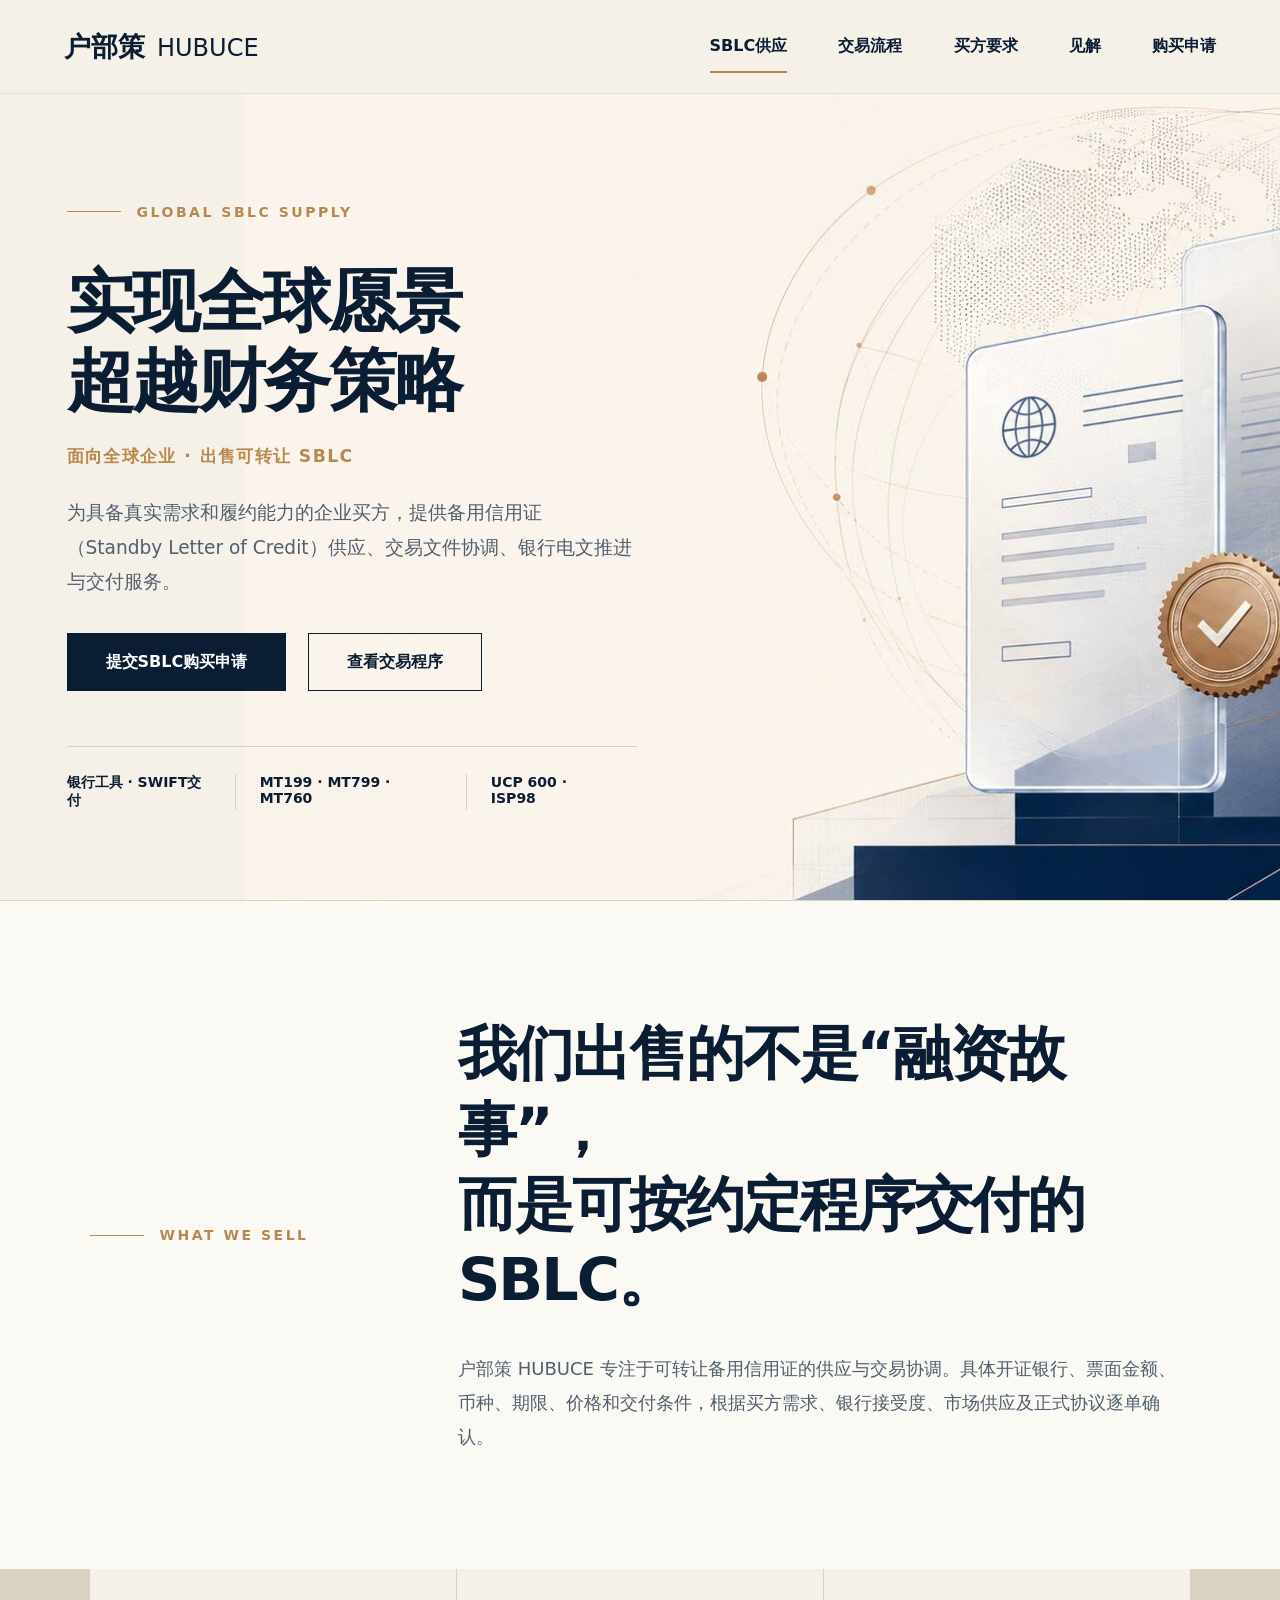
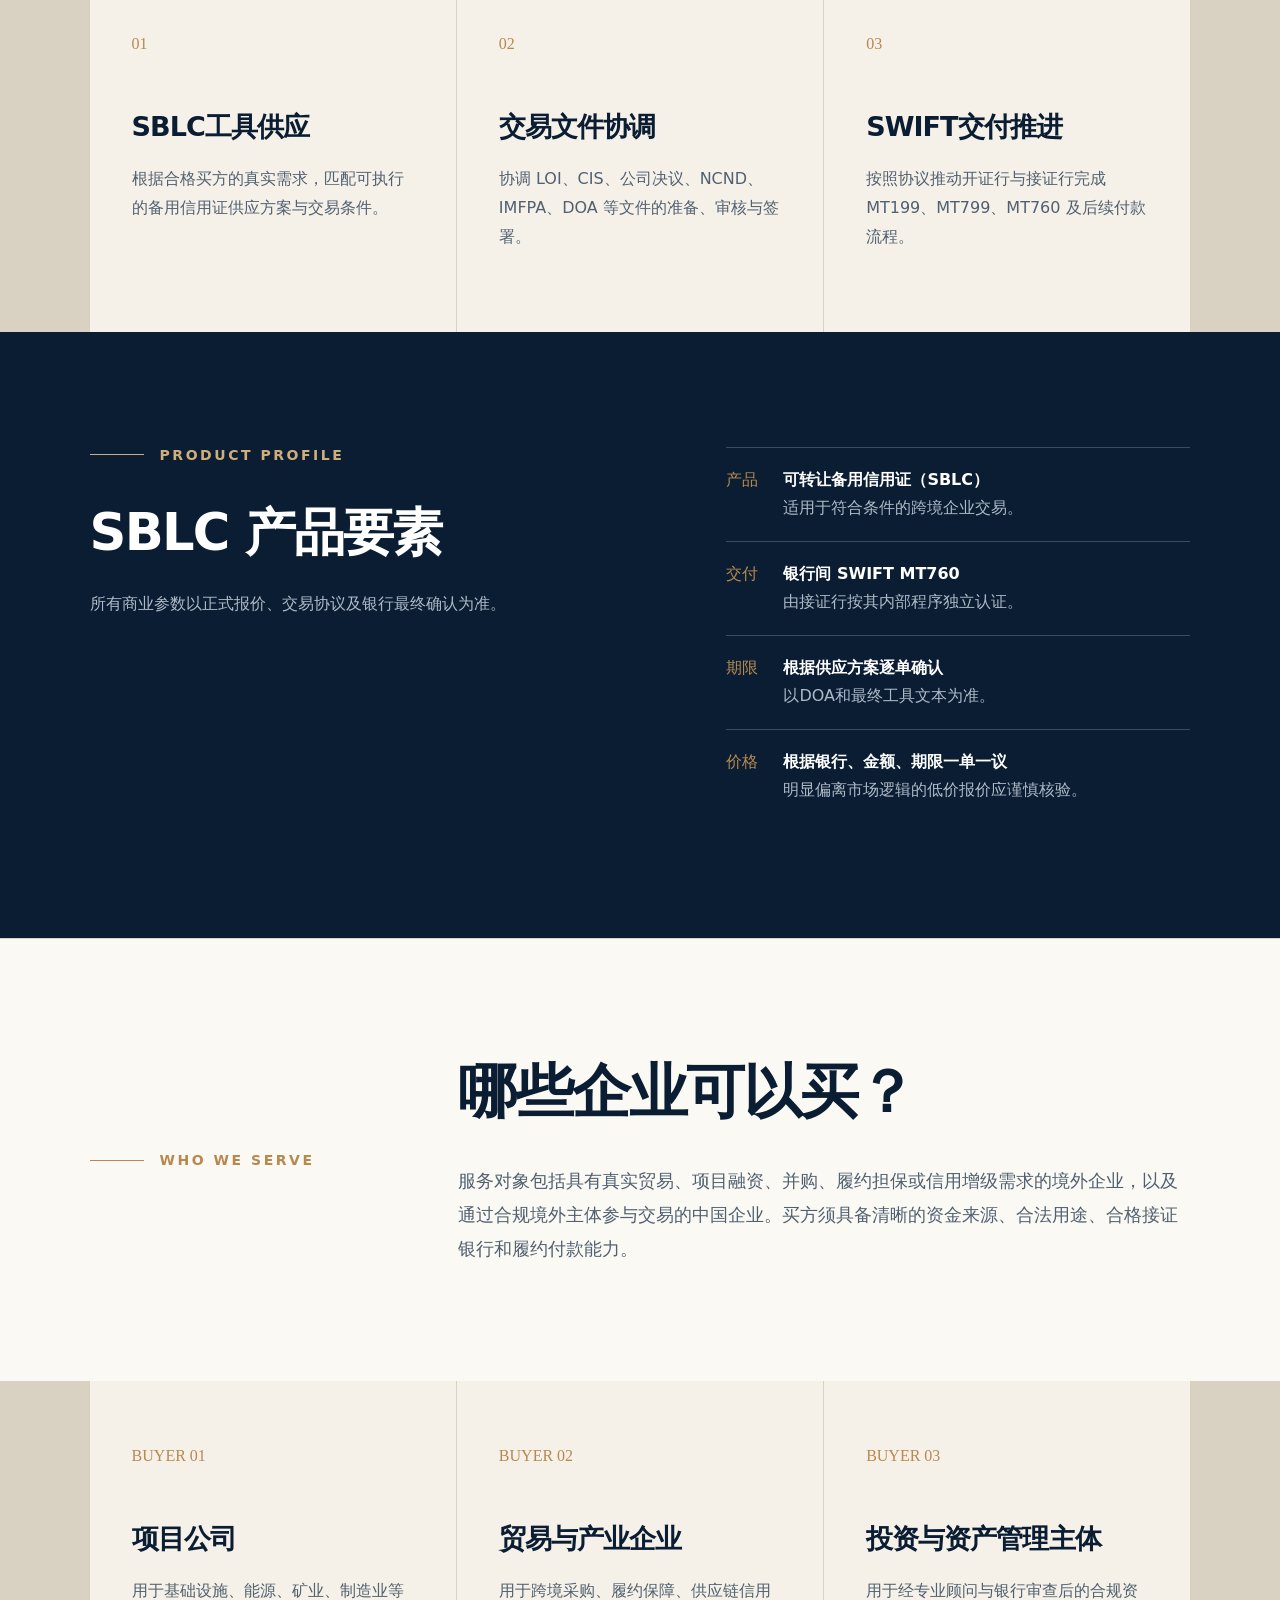
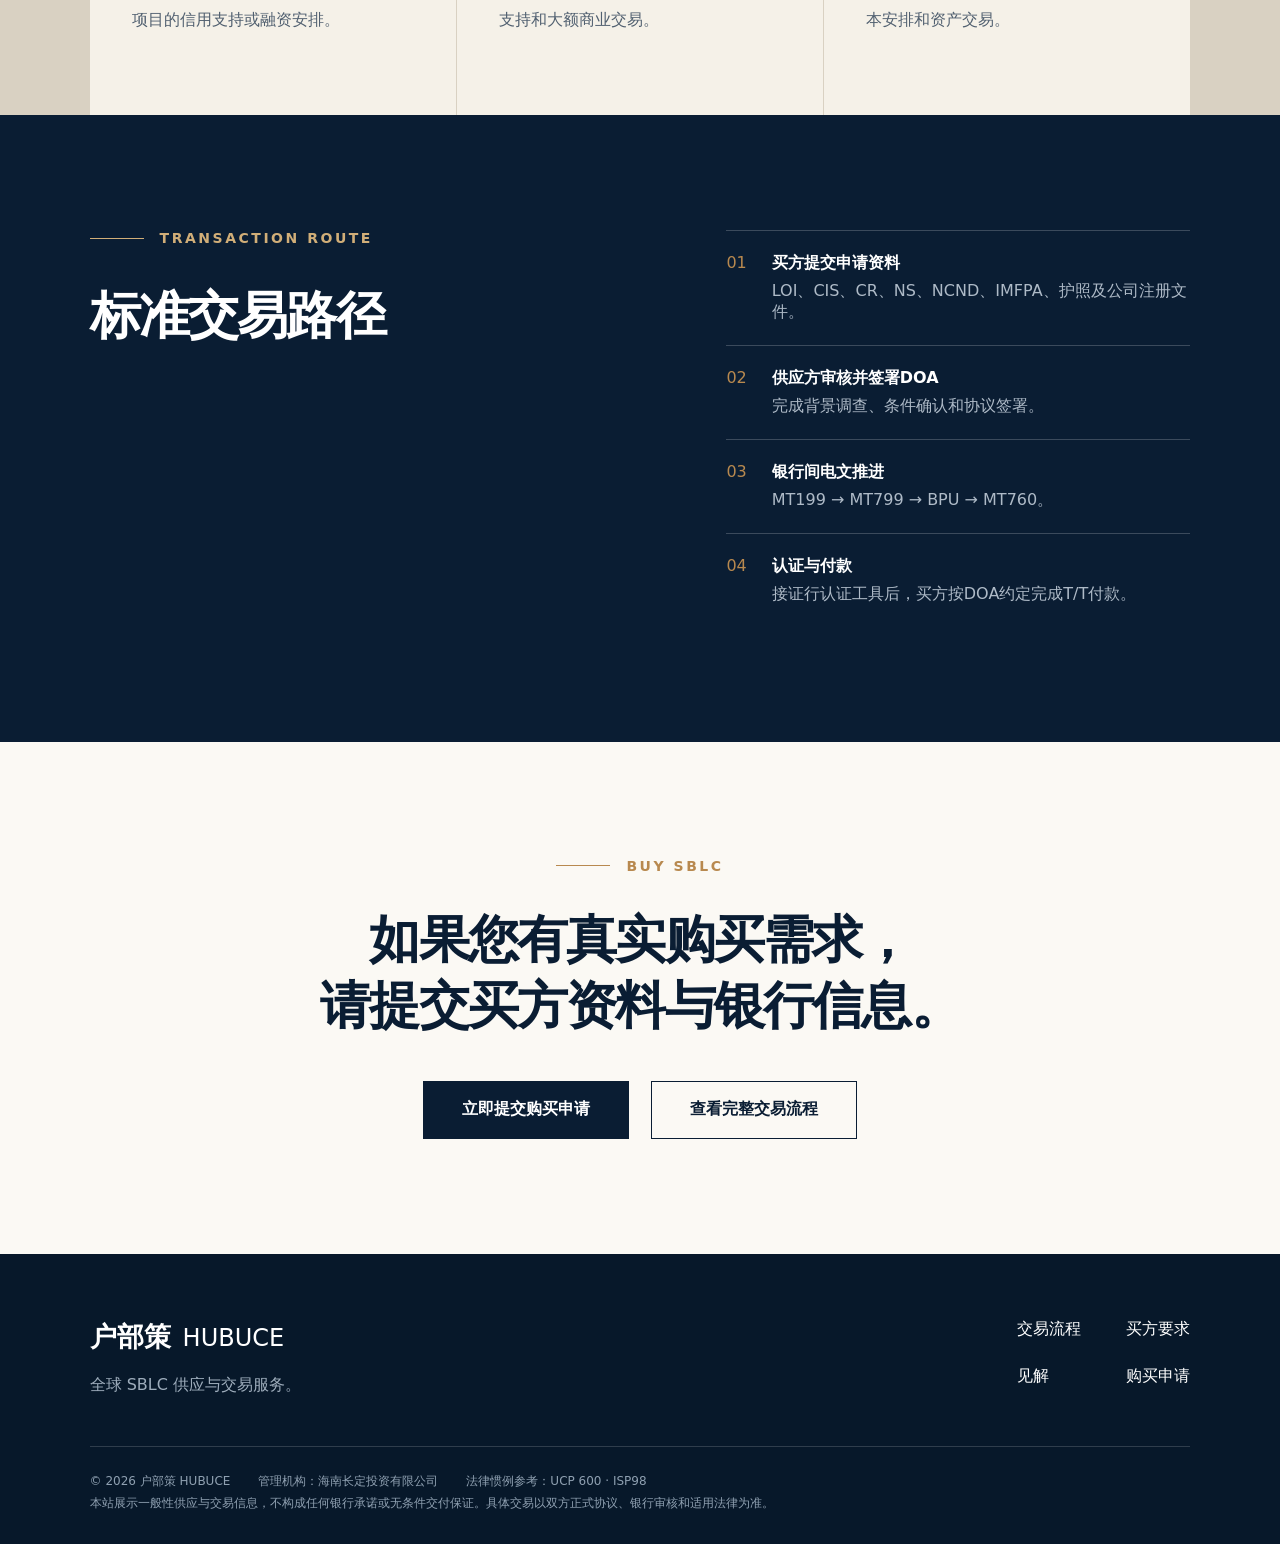
<file: index.html>
<!doctype html><html lang="zh-CN"><head><meta charset="utf-8"><meta name="viewport" content="width=device-width,initial-scale=1"><title>SBLC供应商｜购买可转让备用信用证｜户部策 HUBUCE</title><meta name="description" content="户部策 HUBUCE 面向全球企业买方提供可转让备用信用证（SBLC）供应、交易文件协调、银行电文推进与交付服务。"><link rel="icon" href="favicon.svg" type="image/svg+xml"><link rel="stylesheet" href="assets/style.css"></head><body>
<header class="header"><a class="brand" href="./"><span>户部策</span><b>HUBUCE</b></a><nav class="nav"><a class="active" href="./">SBLC供应</a><a href="process/">交易流程</a><a href="risk/">买方要求</a><a href="insights/">见解</a><a href="contact/">购买申请</a></nav><details class="menu"><summary>菜单</summary><div><a href="./">SBLC供应</a><a href="process/">交易流程</a><a href="risk/">买方要求</a><a href="insights/">见解</a><a href="contact/">购买申请</a></div></details></header>
<main>
<section class="hero"><div class="hero-copy"><p class="eyebrow">GLOBAL SBLC SUPPLY</p><h1>实现全球愿景<br>超越财务策略</h1><p class="hero-kicker">面向全球企业 · 出售可转让 SBLC</p><p class="intro">为具备真实需求和履约能力的企业买方，提供备用信用证（Standby Letter of Credit）供应、交易文件协调、银行电文推进与交付服务。</p><div class="actions"><a class="button primary" href="contact/">提交SBLC购买申请</a><a class="button" href="process/">查看交易程序</a></div><div class="trust"><span>银行工具 · SWIFT交付</span><span>MT199 · MT799 · MT760</span><span>UCP 600 · ISP98</span></div></div><div class="hero-art"><img id="heroImage" alt="" aria-hidden="true"></div></section>

<section class="section statement"><p class="eyebrow">WHAT WE SELL</p><div><h2>我们出售的不是“融资故事”，<br>而是可按约定程序交付的 SBLC。</h2><p>户部策 HUBUCE 专注于可转让备用信用证的供应与交易协调。具体开证银行、票面金额、币种、期限、价格和交付条件，根据买方需求、银行接受度、市场供应及正式协议逐单确认。</p></div></section>

<section class="section cards"><article><span>01</span><h3>SBLC工具供应</h3><p>根据合格买方的真实需求，匹配可执行的备用信用证供应方案与交易条件。</p></article><article><span>02</span><h3>交易文件协调</h3><p>协调 LOI、CIS、公司决议、NCND、IMFPA、DOA 等文件的准备、审核与签署。</p></article><article><span>03</span><h3>SWIFT交付推进</h3><p>按照协议推动开证行与接证行完成 MT199、MT799、MT760 及后续付款流程。</p></article></section>

<section class="section dark process-teaser"><div><p class="eyebrow">PRODUCT PROFILE</p><h2>SBLC 产品要素</h2><p class="intro" style="color:#aebac7;margin-top:28px">所有商业参数以正式报价、交易协议及银行最终确认为准。</p></div><ol><li><span>产品</span><div><b>可转让备用信用证（SBLC）</b><p>适用于符合条件的跨境企业交易。</p></div></li><li><span>交付</span><div><b>银行间 SWIFT MT760</b><p>由接证行按其内部程序独立认证。</p></div></li><li><span>期限</span><div><b>根据供应方案逐单确认</b><p>以DOA和最终工具文本为准。</p></div></li><li><span>价格</span><div><b>根据银行、金额、期限一单一议</b><p>明显偏离市场逻辑的低价报价应谨慎核验。</p></div></li></ol></section>

<section class="section statement"><p class="eyebrow">WHO WE SERVE</p><div><h2>哪些企业可以买？</h2><p>服务对象包括具有真实贸易、项目融资、并购、履约担保或信用增级需求的境外企业，以及通过合规境外主体参与交易的中国企业。买方须具备清晰的资金来源、合法用途、合格接证银行和履约付款能力。</p></div></section>

<section class="section cards"><article><span>BUYER 01</span><h3>项目公司</h3><p>用于基础设施、能源、矿业、制造业等项目的信用支持或融资安排。</p></article><article><span>BUYER 02</span><h3>贸易与产业企业</h3><p>用于跨境采购、履约保障、供应链信用支持和大额商业交易。</p></article><article><span>BUYER 03</span><h3>投资与资产管理主体</h3><p>用于经专业顾问与银行审查后的合规资本安排和资产交易。</p></article></section>

<section class="section dark process-teaser"><div><p class="eyebrow">TRANSACTION ROUTE</p><h2>标准交易路径</h2></div><ol><li><span>01</span><div><b>买方提交申请资料</b><p>LOI、CIS、CR、NS、NCND、IMFPA、护照及公司注册文件。</p></div></li><li><span>02</span><div><b>供应方审核并签署DOA</b><p>完成背景调查、条件确认和协议签署。</p></div></li><li><span>03</span><div><b>银行间电文推进</b><p>MT199 → MT799 → BPU → MT760。</p></div></li><li><span>04</span><div><b>认证与付款</b><p>接证行认证工具后，买方按DOA约定完成T/T付款。</p></div></li></ol></section>

<section class="section cta"><p class="eyebrow">BUY SBLC</p><h2>如果您有真实购买需求，<br>请提交买方资料与银行信息。</h2><div class="actions" style="justify-content:center"><a class="button primary" href="contact/">立即提交购买申请</a><a class="button" href="process/">查看完整交易流程</a></div></section>
</main>
<footer class="footer"><div class="footer-main"><div><div class="brand"><span>户部策</span><b>HUBUCE</b></div><p>全球 SBLC 供应与交易服务。</p></div><div class="footer-links"><a href="process/">交易流程</a><a href="risk/">买方要求</a><a href="insights/">见解</a><a href="contact/">购买申请</a></div></div><div class="legal"><span>© 2026 户部策 HUBUCE</span><span>管理机构：海南长定投资有限公司</span><span>法律惯例参考：UCP 600 · ISP98</span><p>本站展示一般性供应与交易信息，不构成任何银行承诺或无条件交付保证。具体交易以双方正式协议、银行审核和适用法律为准。</p></div></footer>
<script>fetch("assets/hero.b64").then(r=>r.text()).then(t=>document.getElementById("heroImage").src="data:image/jpeg;base64,"+t)</script></body></html>
</file>
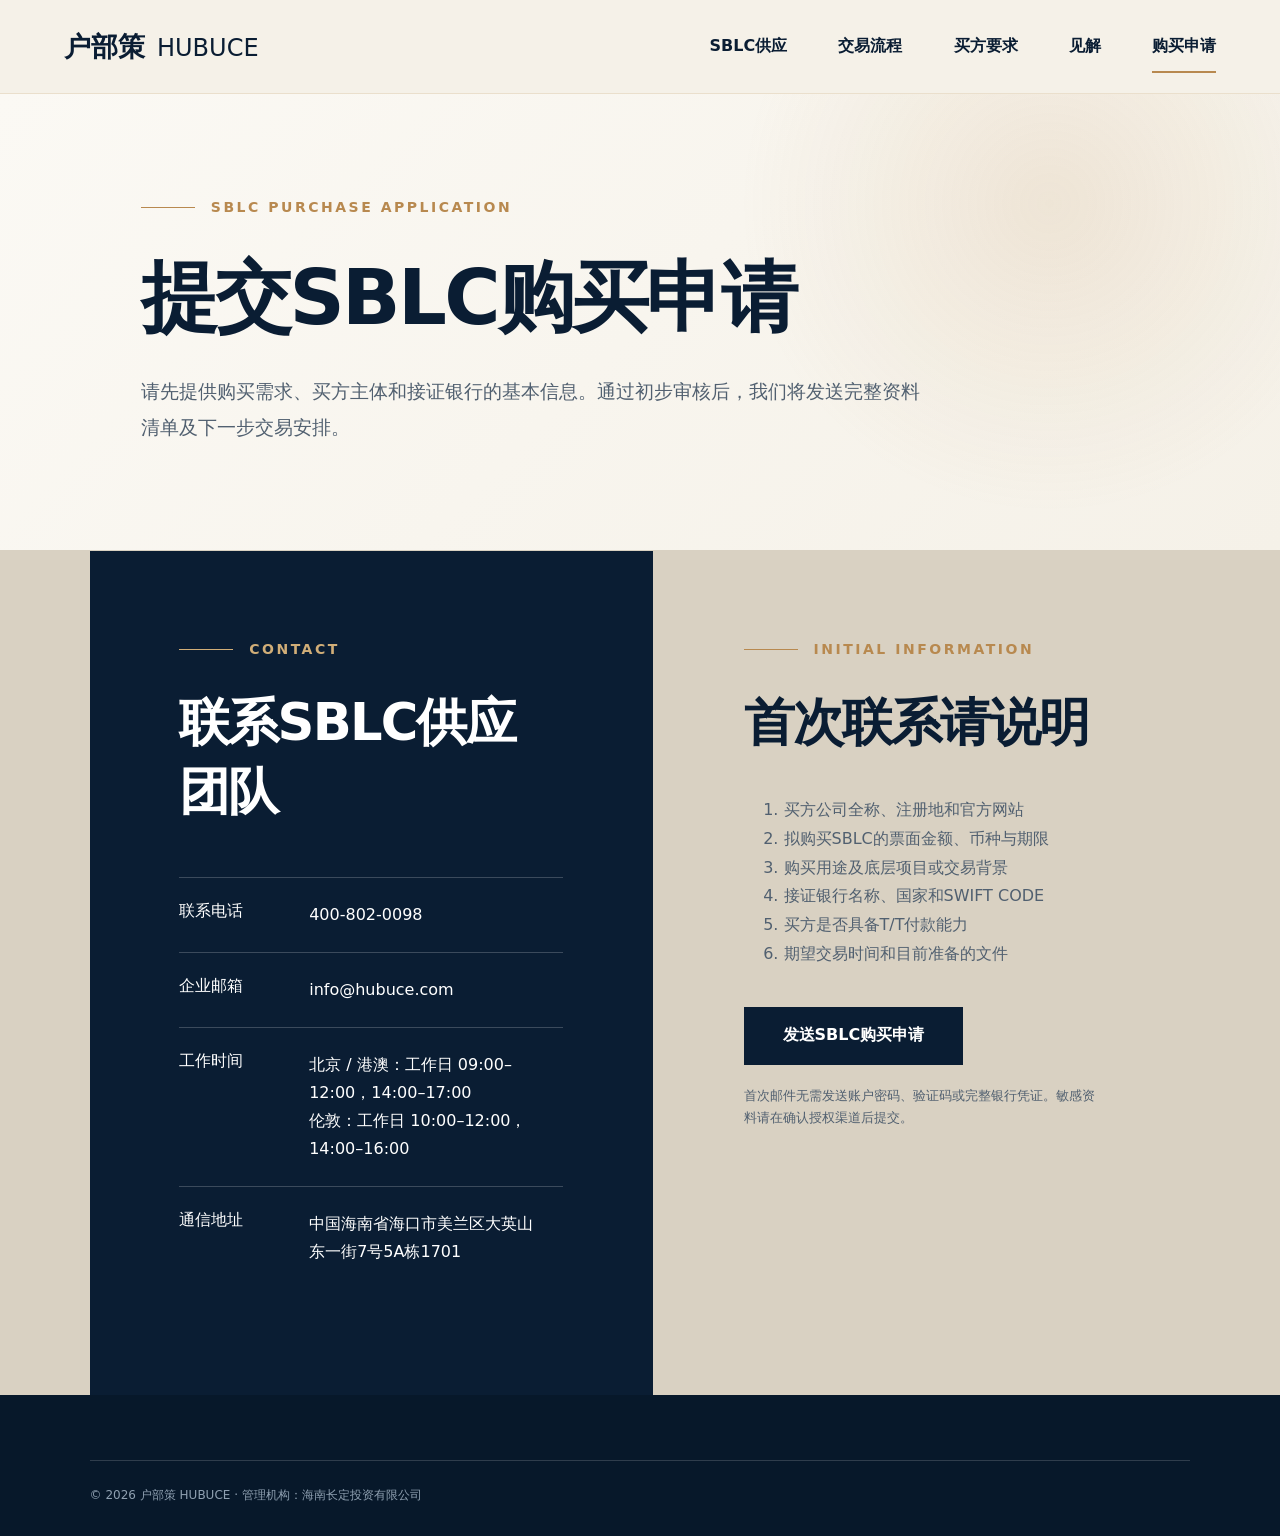
<file: contact/index.html>
<!doctype html><html lang="zh-CN"><head><meta charset="utf-8"><meta name="viewport" content="width=device-width,initial-scale=1"><title>提交SBLC购买申请｜户部策 HUBUCE</title><link rel="icon" href="../favicon.svg" type="image/svg+xml"><link rel="stylesheet" href="../assets/style.css"></head><body><header class="header"><a class="brand" href="../"><span>户部策</span><b>HUBUCE</b></a><nav class="nav"><a href="../">SBLC供应</a><a href="../process/">交易流程</a><a href="../risk/">买方要求</a><a href="../insights/">见解</a><a class="active" href="./">购买申请</a></nav><details class="menu"><summary>菜单</summary><div><a href="../">SBLC供应</a><a href="../process/">交易流程</a><a href="../risk/">买方要求</a><a href="../insights/">见解</a><a href="./">购买申请</a></div></details></header><main>
<section class="title"><p class="eyebrow">SBLC PURCHASE APPLICATION</p><h1>提交SBLC购买申请</h1><p>请先提供购买需求、买方主体和接证银行的基本信息。通过初步审核后，我们将发送完整资料清单及下一步交易安排。</p></section>
<section class="section contact"><div class="dark"><p class="eyebrow">CONTACT</p><h2>联系SBLC供应团队</h2><dl><div><dt>联系电话</dt><dd><a href="tel:4008020098">400-802-0098</a></dd></div><div><dt>企业邮箱</dt><dd><a href="mailto:info@hubuce.com">info@hubuce.com</a></dd></div><div><dt>工作时间</dt><dd>北京 / 港澳：工作日 09:00–12:00，14:00–17:00<br>伦敦：工作日 10:00–12:00，14:00–16:00</dd></div><div><dt>通信地址</dt><dd>中国海南省海口市美兰区大英山<br>东一街7号5A栋1701</dd></div></dl></div>
<div><p class="eyebrow">INITIAL INFORMATION</p><h2>首次联系请说明</h2><ol><li>买方公司全称、注册地和官方网站</li><li>拟购买SBLC的票面金额、币种与期限</li><li>购买用途及底层项目或交易背景</li><li>接证银行名称、国家和SWIFT CODE</li><li>买方是否具备T/T付款能力</li><li>期望交易时间和目前准备的文件</li></ol><a class="button primary" href="mailto:info@hubuce.com?subject=SBLC购买申请&body=买方公司：%0A注册国家：%0A拟购买金额：%0A币种：%0A期限：%0A接证银行：%0ASWIFT CODE：%0A购买用途：%0A">发送SBLC购买申请</a><p class="small">首次邮件无需发送账户密码、验证码或完整银行凭证。敏感资料请在确认授权渠道后提交。</p></div></section>
</main><footer class="footer"><div class="legal">© 2026 户部策 HUBUCE · 管理机构：海南长定投资有限公司</div></footer></body></html>
</file>
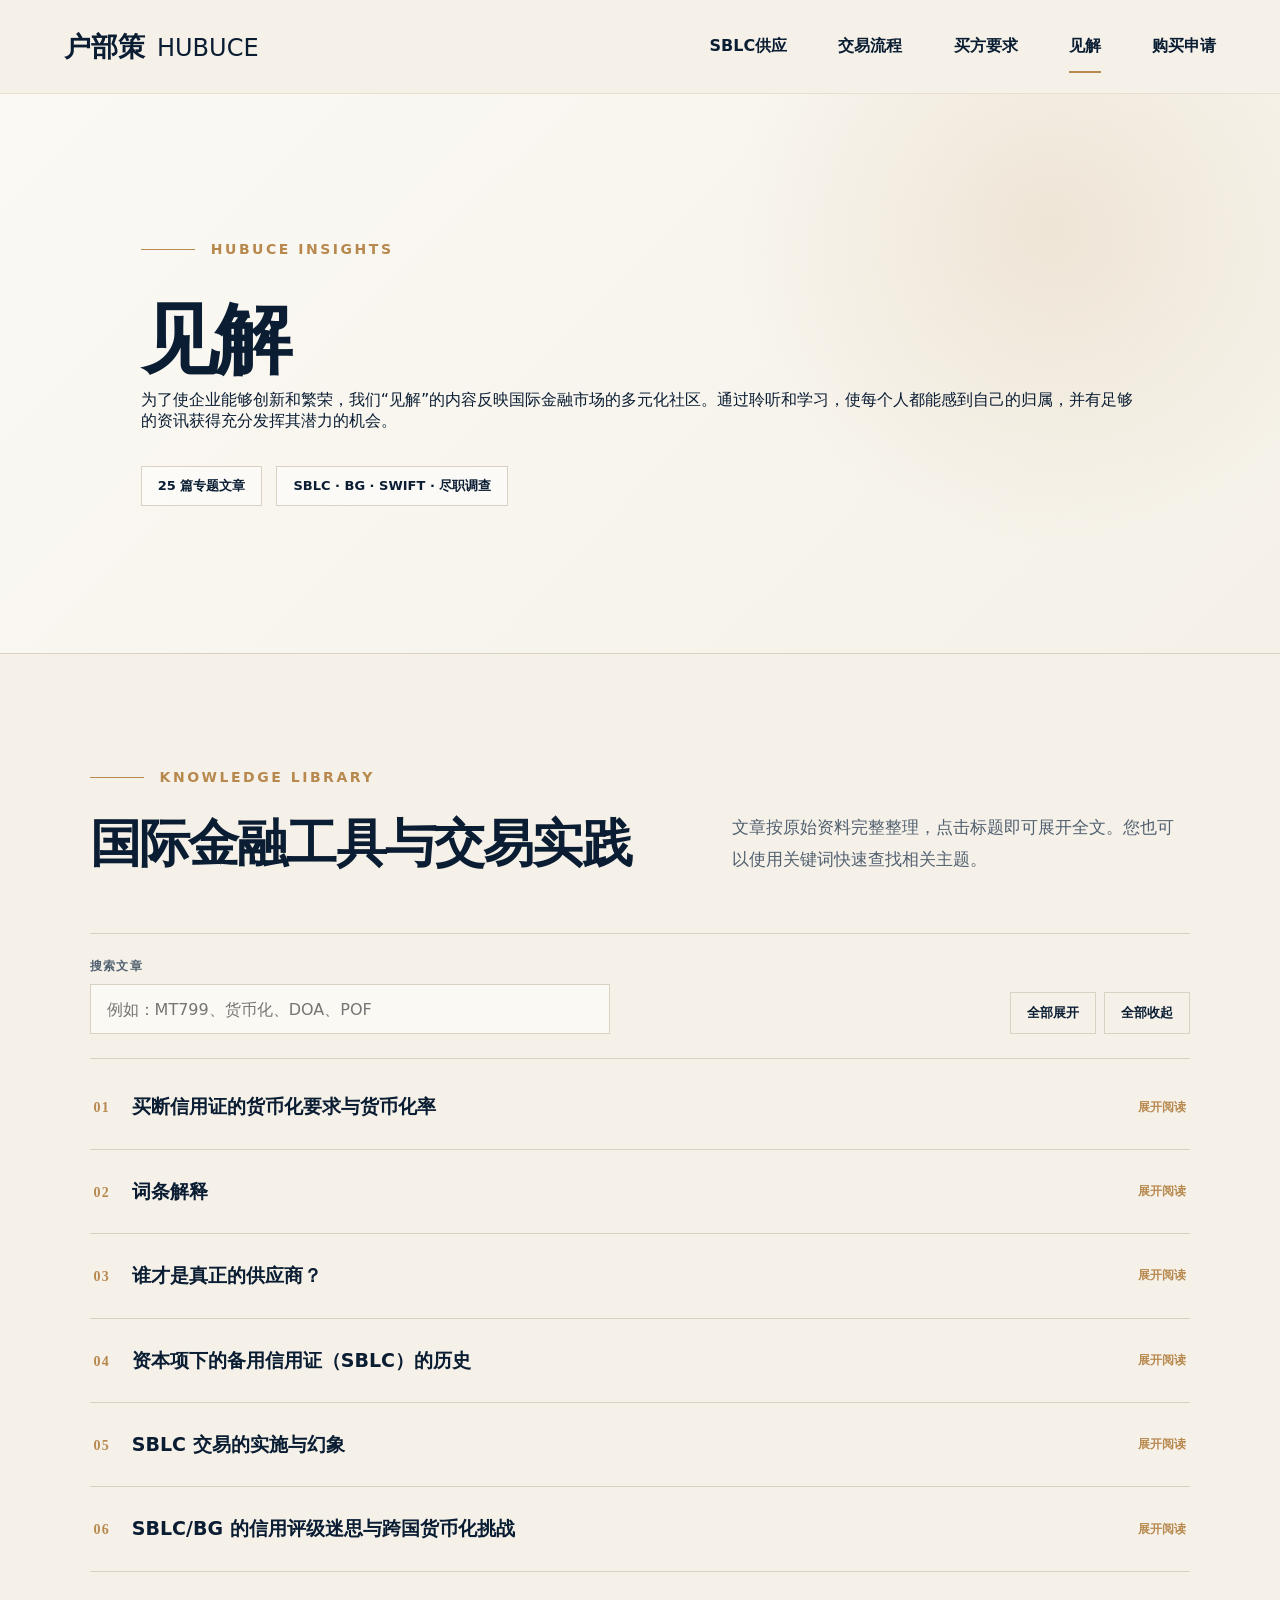
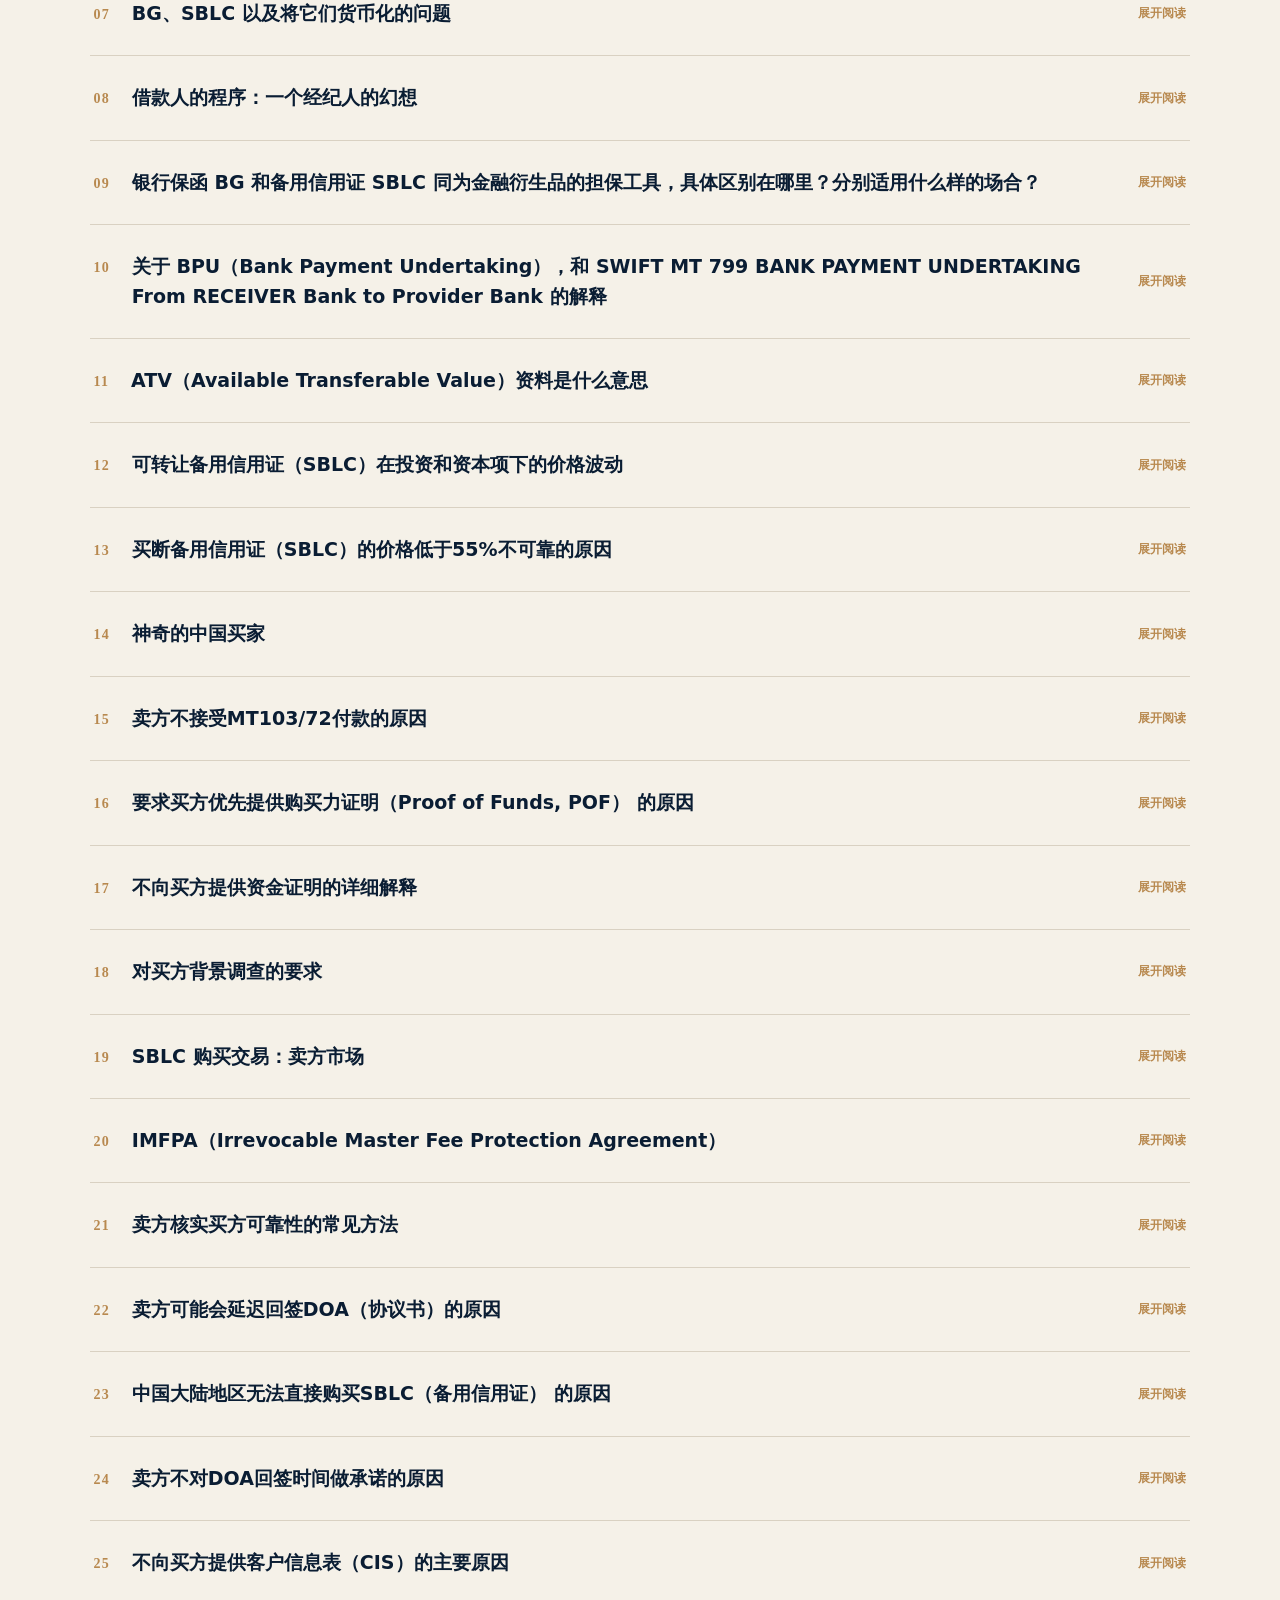
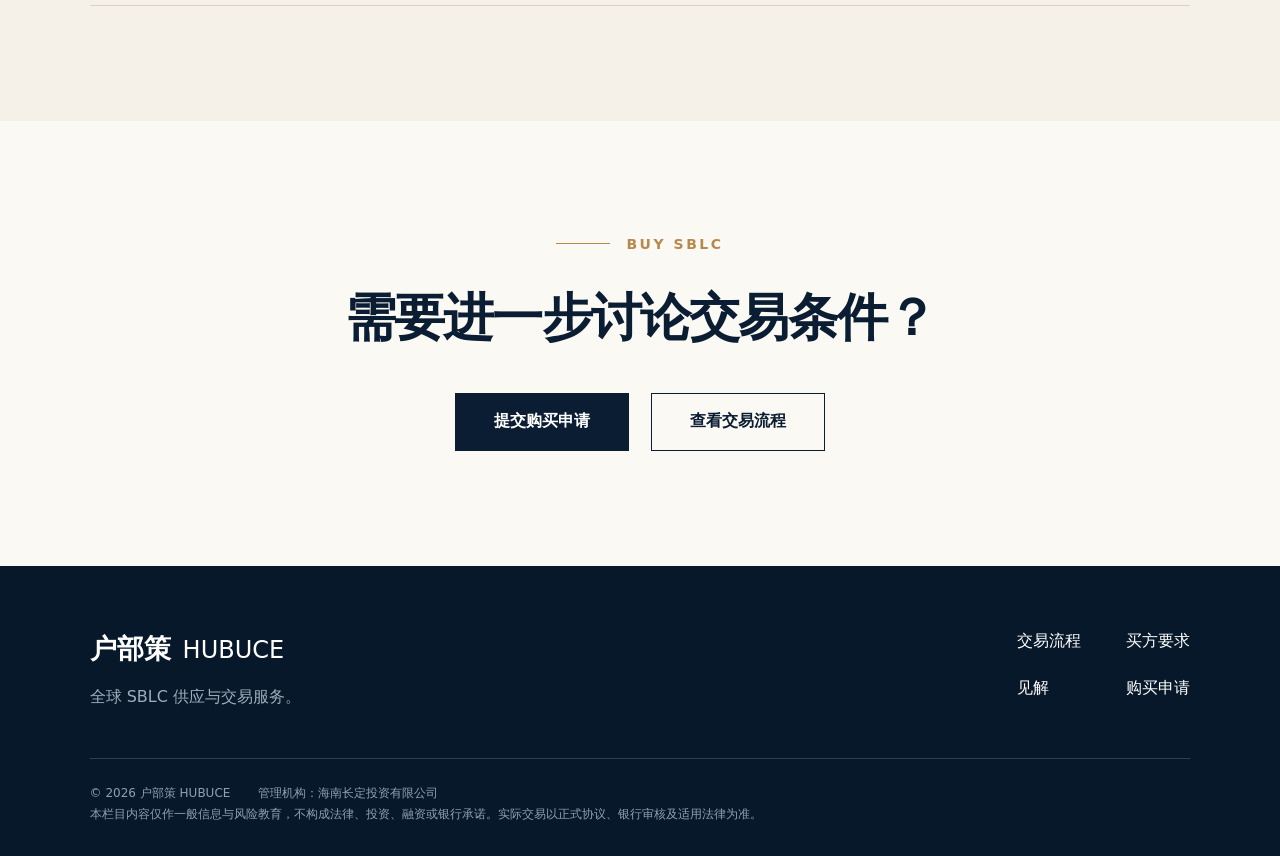
<file: insights/index.html>
<!doctype html><html lang="zh-CN"><head><meta charset="utf-8"><meta name="viewport" content="width=device-width,initial-scale=1"><title>见解｜SBLC与国际金融市场｜户部策 HUBUCE</title><meta name="description" content="户部策 HUBUCE 见解栏目，系统整理备用信用证、银行保函、SWIFT报文、SBLC货币化、交易尽调和跨境实施问题。"><link rel="icon" href="../favicon.svg" type="image/svg+xml"><link rel="stylesheet" href="../assets/style.css"></head><body><header class="header"><a class="brand" href="../"><span>户部策</span><b>HUBUCE</b></a><nav class="nav"><a href="../">SBLC供应</a><a href="../process/">交易流程</a><a href="../risk/">买方要求</a><a class="active" href="./">见解</a><a href="../contact/">购买申请</a></nav><details class="menu"><summary>菜单</summary><div><a href="../">SBLC供应</a><a href="../process/">交易流程</a><a href="../risk/">买方要求</a><a href="./">见解</a><a href="../contact/">购买申请</a></div></details></header><main>
<section class="title insights-title"><p class="eyebrow">HUBUCE INSIGHTS</p><h1>见解</h1><p>为了使企业能够创新和繁荣，我们“见解”的内容反映国际金融市场的多元化社区。通过聆听和学习，使每个人都能感到自己的归属，并有足够的资讯获得充分发挥其潜力的机会。</p><div class="insights-meta"><span>25 篇专题文章</span><span>SBLC · BG · SWIFT · 尽职调查</span></div></section>
<section class="section insights-library"><div class="insights-intro"><div><p class="eyebrow">KNOWLEDGE LIBRARY</p><h2>国际金融工具与交易实践</h2></div><p>文章按原始资料完整整理，点击标题即可展开全文。您也可以使用关键词快速查找相关主题。</p></div>
<div class="insight-toolbar"><label><span>搜索文章</span><input id="insightSearch" type="search" placeholder="例如：MT799、货币化、DOA、POF"></label><div><button type="button" id="expandAll">全部展开</button><button type="button" id="collapseAll">全部收起</button></div></div>
<div class="insight-list"><details class="insight-entry" id="insight-01" data-title="买断信用证的货币化要求与货币化率">
  <summary><span><b>01</b>买断信用证的货币化要求与货币化率</span><i>展开阅读</i></summary>
  <div class="insight-body"><p>在国际金融市场中，备用信用证（Standby Letter of Credit，SBLC）是一种重要的金融工具，广泛应用于担保、贸易融资、投资等领域。随着投资者对于现金流动性的需求不断增加，SBLC 的货币化（即将其转换为现金或流动资金）已成为一种常见的金融操作。本文将详细说明买断信用证（SBLC）的货币化要求及其货币化率的影响因素。</p>
<p>什么是备用信用证（SBLC）？</p>
<p>备用信用证是一种由银行发行的保证支付工具，用于担保持证人在发生违约或无法履行合同义务时，受益人可以要求银行支付相应的金额。与传统信用证不同，SBLC 通常并不用于支付日常交易，而是作为一种金融担保，只有在特定条件下（如买方违约）才会被调用。</p>
<h2>买断信用证（SBLC）的概念</h2>
<p>买断信用证意味着买方全额支付该金融工具的费用，并持有其全部权益。该信用证将完全由购买者拥有，且其下的全部利益都归属于持证者。通过这种方式，SBLC 不仅是一种金融担保工具，还可以在金融市场上作为资产进行操作，特别是用于货币化。</p>
<h2>备用信用证的货币化</h2>
<p>什么是货币化？</p>
<p>货币化（Monetization）是将金融工具（如 SBLC）转换为现金或流动资金的过程。持有 SBLC 的投资者可以通过特定的银行或金融机构将其用于借款或其他融资活动，从而释放出现金流动性。这一过程通常用于解决短期资金需求、融资交易或其他资金流动性管理。</p>
<h2>货币化的要求</h2>
<h2>SBLC 货币化的主要要求包括以下几个方面：</h2>
<p class="numbered">1. SBLC 的合法性和真实性：用于货币化的备用信用证必须是由国际认可的银行发行，并通过 SWIFT 网络发送的合法、有效的金融工具。通常银行会通过 SWIFT 电文（如 MT760）进行信用证的验证和转移。</p>
<p class="numbered">2. 信用评级和银行背景：货币化 SBLC 时，提供方银行的信用评级和背景至关重要。评级较高的银行（如国际知名的 AAA 级银行）发行的 SBLC 通常更容易被货币化，且会获得更高的货币化率。</p>
<p class="numbered">3. 信用证的期限和金额：用于货币化的 SBLC 通常有一个固定的期限（如 1 年和 1 天），且必须具备足够的金额以满足货币化的最低要求。金额越大，通常货币化的成功率和效率越高。</p>
<p class="numbered">4. 金融机构或货币化服务提供者的要求：不同的金融机构对 SBLC 货币化的要求可能略有不同。一般来说，持证人需要提供完整的文件和担保，包括信用证的 SWIFT 电文（如 MT799 和 MT760）、申请人和受益人的合规性信息，以及相关的法律文件。</p>
<p class="numbered">5. 持证人资质：持证人在申请货币化时也需具备一定的资质，如具有良好的信用记录、无历史债务违约记录等。</p>
<h2>货币化流程</h2>
<h2>SBLC 货币化的具体流程如下：</h2>
<p class="numbered">1. 持证人提交 SBLC 文件：持证人将完整的 SBLC 文件和相关信息提交给货币化服务提供者（通常为银行或专业金融机构）。</p>
<p class="numbered">2. 验证与尽职调查：货币化服务提供者对 SBLC 进行验证，确保其合法性、有效性，并进行尽职调查，确认持证人和发行银行的资质。</p>
<p class="numbered">3. 银行通信（SWIFT MT760）：通过 SWIFT 电文（通常为 MT760），持证人和货币化银行之间确认 SBLC 的转移和货币化条款。</p>
<p class="numbered">4. 签订货币化合同：双方根据谈判结果签订货币化协议，确定货币化金额、手续费、期限等。</p>
<p class="numbered">5. 资金释放：一旦 SBLC 被成功货币化，货币化银行或金融机构将按协议中的约定将资金转入持证人的账户。</p>
<h2>备用信用证货币化率</h2>
<p>什么是货币化率？</p>
<p>货币化率是指在将 SBLC 转换为现金时，所能获得的现金金额占信用证面值的百分比。例如，如果一份面值为 1000 万美元的 SBLC 货币化率为 80%，那么持证人可以获得 800 万美元的现金。</p>
<h2>影响货币化率的因素</h2>
<p class="numbered">1. 发行银行的信用评级：信用评级较高的银行发行的 SBLC 更具信任度，因此通常可以获得更高的货币化率。相反，评级较低的银行发行的 SBLC 货币化率会相对较低。</p>
<p class="numbered">2. 信用证的期限：较长的信用证期限通常会带来更高的货币化率，因为长期信用证的持有风险较小。而短期的 SBLC 可能因为流动性问题导致货币化率较低。</p>
<p class="numbered">3. 市场需求和供给：货币化市场的需求和供给关系直接影响到货币化率。如果市场上对 SBLC 的需求旺盛，持证人可能会获得更高的货币化率；反之则可能较低。</p>
<p class="numbered">4. 货币化服务提供者的条件：不同的银行或金融机构提供的货币化条件和费用不同，这也会影响到最终的货币化率。某些机构可能会收取较高的手续费，从而降低持证人实际获得的资金比例。</p>
<p class="numbered">5. 全球经济环境：经济不确定性或金融市场波动也会影响 SBLC 的货币化率。例如，在经济不稳定时期，货币化率可能会有所降低。</p>
<h2>常见的货币化率区间</h2>
<p>一般而言，SBLC 的货币化率通常在 70% 至 90% 之间波动，具体取决于上述各种因素。信用评级较高的银行发行的 SBLC 通常可以达到 85% 或更高的货币化率，而评级较低的银行发行的 SBLC 货币化率可能仅为 70% 左右。</p></div>
</details>
<details class="insight-entry" id="insight-02" data-title="词条解释">
  <summary><span><b>02</b>词条解释</span><i>展开阅读</i></summary>
  <div class="insight-body"><h2>1. 备用信用证（SBLC）</h2>
<p>备用信用证 (Standby Letter of Credit, SBLC) 是一种法律文件。它作为担保工具，确保在买方或银行客户未能履行合同义务或违约时，由银行承诺向卖方进行支付。SBLC 广泛用于国际贸易和融资中，提供了一种支付保障机制，通常仅在违约发生时才被调用。</p>
<h2>2. 货币化</h2>
<p>货币化是将某一资产或金融工具转换为法定货币的过程。在金融领域，货币化通常是指将备用信用证（SBLC）等银行工具转换为现金或流动资金，以筹集资金或获取无追索权贷款（即到期后无需偿还的贷款）。通过货币化，企业或个人可以利用金融工具快速获取流动性。</p>
<h2>3. 欧洲清算系统（EUROCLEAR）</h2>
<p>欧洲清算系统（Euroclear），也称为欧洲银行票据交换所，是总部位于比利时的一家金融服务公司。其主要业务是为证券交易提供结算、保管和资产服务。成立于1968年，最初是摩根大通的一部分，旨在为当时发展中的欧洲债券市场提供结算服务。如今，EUROCLEAR 已成为全球证券市场的重要清算平台之一。</p>
<h2>4. SWIFT系统</h2>
<p>环球银行金融电信协会（SWIFT），或称环球同业银行金融电讯协会，是一个国际银行间的非营利性国际合作组织。SWIFT 为全球金融机构提供快速、准确、安全的金融信息传输服务。通过运营全球金融电文网络，SWIFT 使银行和其他金融机构能够彼此交换电文，以完成国际金融交易。SWIFT 网络被广泛应用于跨境支付、信用证等业务中。</p>
<h2>5. CUSIP &amp; ISIN</h2>
<p>CUSIP 代表统一证券识别程序委员会（Committee on Uniform Securities Identification Procedures），而 ISIN 则代表国际证券识别号码（International Securities Identification Number）。它们是为注册证券（如投资票据或产品）分配的唯一识别号码。然而，银行担保（如 SBLC）并非注册证券，因此不附带 CUSIP 或 ISIN 编号，且不受证券程序的约束。这类银行工具属于非注册金融产品。</p></div>
</details>
<details class="insight-entry" id="insight-03" data-title="谁才是真正的供应商？">
  <summary><span><b>03</b>谁才是真正的供应商？</span><i>展开阅读</i></summary>
  <div class="insight-body"><p>备用信用证（SBLC）和银行保函（BG）在金融交易中被广泛使用，特别是在国际贸易和投资中充当支付担保。然而，如何找到真正可靠的 SBLC/BG 提供商，成为许多企业和金融机构关注的焦点。大多数 SBLC/BG 提供商活跃于二级和三级市场，但要找到真正可信的供应商并不是一件容易的事。理解这些提供商的运作方式，关键在于理解金融界所称的“抵押品转移”机制。</p>
<p>什么是抵押品转移？</p>
<p>抵押品转移是指资产从一方（提供者）转移到另一方（受益人）的过程。通常，这些资产以银行工具的形式体现，如 SBLC 或 BG。在这种情况下，SBLC/BG 的提供商通过其银行向受益人发出“即期担保”（Demand Guarantee），而作为回报，受益人通常支付“合同费”或“租金”。双方签订一份抵押品转让协议（Collateral Transfer Agreement, CTA），以规范和管理银行担保的发行。</p>
<p>谁是 SBLC/BG 提供商？</p>
<p>SBLC/BG 的提供者通常是抵押品管理公司、对冲基金、金融控股公司、非银行商业公司或私募股权公司等高净值公司或个人。这些实体或个人通常拥有大量的现金存款、债券或其他可以轻松变现为法定货币的证券。这些流动资产存放在银行中，可以随时被用于金融交易。</p>
<p>当提供商决定发行 SBLC 或 BG 时，通常会通过银行操作。提供商指示其银行以其账户中的流动资产或现金作为抵押，创建 SBLC 或 BG。这一过程被行业内称为“切割”（Cut），即创建并发行银行金融工具。</p>
<h2>开证行的角色</h2>
<p>在这些交易中，提供商的银行（开证行）本身没有经济利息，也不承担无担保责任。银行的主要职责是根据提供商的指示，创建 SBLC 或 BG，并通过 SWIFT 平台将其以电子方式传送给受益人银行。完成电文传送后，银行通过保税快递发送工具的硬拷贝。需要注意的是，任何由 SBLC/BG 产生的风险或责任完全由提供商承担，银行仅作为金融工具的技术性发行方。</p>
<p>为什么 SBLC/BG 提供商稀缺？</p>
<p>SBLC/BG 提供商非常稀有且难以找到。他们通常不会公开进行广告宣传或主动联系客户，征求业务合作。大多数提供商都是超高净值公司、个人或基金，涉足广泛的金融和商业领域，如银行、资本市场、石油和天然气、商品交易等。对于这些企业来说，SBLC/BG 交易通常只是其众多商业活动中的一小部分，因此他们不太会专门从事这类交易。</p>
<p>由于提供商的低调和稀缺，很多金融工具的交易实际上是通过其授权的经纪人或委托人进行的。此外，这些经纪人往往会进一步委托子经纪人处理业务，这增加了找到真正提供商的难度。直接通过互联网搜索 SBLC/BG 提供商通常是徒劳的。</p>
<p>如何找到真正的 SBLC/BG 提供商？</p>
<p>要找到真正的 SBLC/BG 提供商，首先需要理解他们的运作模式以及金融网络的复杂性。与高净值个人、私募股权基金、资产管理公司和银行等密切互动的人，比那些不在金融服务行业工作的人，更有机会接触到真正的 SBLC/BG 提供商。因此，与金融服务行业内的中介、经纪人或机构建立紧密联系，是找到可靠提供商的关键路径之一。</p>
<p>此外，选择专业的金融服务机构或资深中介，确保他们在行业内有良好的声誉和过往的成功交易记录，这将大大增加找到可靠 SBLC/BG 提供商的机会。</p></div>
</details>
<details class="insight-entry" id="insight-04" data-title="资本项下的备用信用证（sblc）的历史">
  <summary><span><b>04</b>资本项下的备用信用证（SBLC）的历史</span><i>展开阅读</i></summary>
  <div class="insight-body"><p>备用信用证（Standby Letter of Credit, SBLC）作为一种银行金融工具，最早应用于贸易领域，主要用于保障国际货物交易中的付款安全。然而，随着全球金融市场的不断发展和复杂化，SBLC 的用途逐渐从单纯的贸易支付担保扩展到资本市场，成为资本项下重要的信用工具之一。资本项下的 SBLC 不再局限于贸易，而是广泛应用于投资、融资、并购等非贸易领域，特别是在涉及大额资金运作的国际项目中发挥了举足轻重的作用。</p>
<h2>SBLC 的起源与早期应用</h2>
<p>备用信用证最初是为了应对国际贸易中的风险而设计的。20世纪初，随着跨国交易量的增加，不同国家的企业在支付和履约方面面临着诸多不确定性。银行为了降低这些交易中的风险，设计了信用证（LC）体系，通过担保支付来确保买卖双方的权益。然而，随着金融市场的复杂性增加，非贸易领域也开始需要类似的风险控制手段，这为 SBLC 的发展铺平了道路。</p>
<p>资本项下的 SBLC 的使用最早可以追溯到20世纪中叶。当时，美国和欧洲的企业越来越多地参与到大型投资项目和基础设施建设中，这些项目往往涉及巨额资金和长期资金承诺。传统的信用担保工具无法满足这些项目对资金和信用的高度需求，银行开始设计出以资本为基础的 SBLC，作为这些大规模项目中的核心金融保障手段。</p>
<h2>SBLC 从贸易担保向资本项下扩展</h2>
<p>资本项下的 SBLC，实际上是将备用信用证的应用从传统的贸易支付担保扩展到了更广泛的资本市场领域。这一扩展的背后，是20世纪下半叶全球金融市场的加速一体化以及大规模跨国资本流动的需求。随着全球投资和并购活动的增长，尤其是涉及基础设施建设、大宗商品交易、能源开发等大额资金的项目，企业和金融机构需要能够有效管理和降低资本运作中的信用风险的工具。</p>
<h2>SBLC 在资本项下的使用主要体现在以下几个方面：</h2>
<p class="numbered">1. 投资项目担保：在大型投资项目中，投资方通常会要求项目方提供备用信用证作为履约担保，确保项目方在特定时间内完成既定的投资或资金交付。SBLC 在此类项目中的使用为投资方提供了安全保障，同时也提升了项目方在资本市场上的信用。</p>
<p class="numbered">2. 融资与贷款担保：资本项下的 SBLC 也广泛用于融资领域，特别是对于需要大规模资金支持的企业来说，SBLC 成为重要的融资担保工具。银行通过 SBLC 为企业提供无追索权贷款，资金可以用于扩大业务、并购或其他资本运作。</p>
<p class="numbered">3. 并购和私募股权交易：在涉及并购和私募股权交易的资本项目中，SBLC 为交易的成功提供了关键的信用支持。在这些交易中，企业或基金方通常需要提供充足的信用担保，以确保并购或股权转让的顺利进行。SBLC 在这一领域的应用使得并购交易的资金交割更为顺畅。</p>
<h2>金融全球化与 SBLC 的广泛应用</h2>
<p>20世纪70年代，随着 SWIFT 系统的推出，全球金融通信标准化进一步促进了 SBLC 的国际化。通过 SWIFT 网络，银行能够以标准化、快捷的方式在资本市场上操作 SBLC。这种基于数字化传输的方式，极大简化了银行与银行之间的交易流程，确保了资金的高效流动。</p>
<p>资本项下的 SBLC，逐渐成为全球投资市场中不可或缺的信用工具。无论是在基础设施投资、能源项目融资，还是在国际并购交易中，SBLC 都发挥了重要作用。在金融全球化的推动下，越来越多的银行、对冲基金、私募股权公司和跨国企业开始使用 SBLC 作为资本交易中的关键保障。</p>
<h2>货币化和 SBLC 的发展</h2>
<p>资本项下的 SBLC 的一个重要特征是其货币化能力。货币化是指将金融工具转换为现金或其他流动资产的过程。SBLC 可以作为担保工具，通过银行将其货币化，提供融资或贷款支持。近年来，SBLC 的货币化能力在资本市场中被广泛利用，特别是在投资和项目融资领域。对于持有 SBLC 的企业来说，通过货币化，可以迅速获得流动资金用于项目推进或其他投资用途。</p>
<p>这种货币化过程，使得 SBLC 成为金融市场上一个极具吸引力的工具。企业和投资者可以通过持有或租赁 SBLC 获得大量资金，增强其在资本市场中的竞争力。</p>
<h2>SBLC 的未来发展</h2>
<p>随着全球金融环境的不断变化，资本项下的 SBLC 仍将在未来扮演重要角色。特别是在金融科技的发展推动下，区块链技术等新兴科技有望进一步提升 SBLC 的透明度和操作效率。这将有助于资本市场中更复杂的交易，并为全球投资提供更多的安全保障。</p>
<p>资本项下的 SBLC 是全球金融市场中一种重要的信用担保工具。从最初的贸易支付担保，逐步演变为现代资本市场中的核心金融工具。随着金融市场的不断创新，SBLC 的应用范围和影响力也在不断扩大，未来将继续为全球资本运作提供坚实的信用支持。</p></div>
</details>
<details class="insight-entry" id="insight-05" data-title="sblc 交易的实施与幻象">
  <summary><span><b>05</b>SBLC 交易的实施与幻象</span><i>展开阅读</i></summary>
  <div class="insight-body"><p>备用信用证（SBLC）和银行保函（BG）作为金融工具，在全球资本市场上具有重要的地位。无论是新创建的“Fresh Cut”SBLC/BG，还是已存在的“Seasoned”工具，它们都为企业和金融机构提供了强有力的信用保障。然而，随着SBLC/BG的广泛应用，市场上也伴随出现了许多误解和不实信息。本文将深入探讨SBLC交易的实际运作和市场中的幻象。</p>
<h2>SBLC/BG的基本定义与市场结构</h2>
<p>所有的SBLC/BG都是由资产或现金支持的金融工具，通常由银行或金融机构在客户的请求下发行。银行在客户账户中有足够的现金或信用额度时，会签发SBLC/BG作为担保工具。这种直接由银行发行的交易被称为“一级市场”交易。</p>
<p>然而，市场中更多的SBLC/BG交易发生在“二级市场”，即由高净值公司、对冲基金、私募股权公司等机构通过银行发行的SBLC/BG，通常是通过租赁或出售方式流通。这些二级市场的参与者通过将现金或流动资产抵押给银行，授权银行创建并发行这些金融工具。</p>
<h2>一级与二级市场的差异</h2>
<p>在一级市场，SBLC/BG由银行直接为客户发行，主要是作为支付或信用担保工具，符合特定商业交易的需求。而在二级市场，SBLC/BG则更多是一种金融投资形式，提供者通过租赁或出售这些工具获得回报。这些交易中的提供者通常通过一份抵押品转让协议（CTA）管理SBLC/BG的发行和使用。</p>
<p>此外，SBLC/BG的发行通常基于国际惯例和规则，如《国际商会统一跟单信用证惯例》（UCP 600）或《国际担保独立规则》（URDG 758）。这确保了SBLC/BG能够在国际银行体系中被广泛接受和使用。</p>
<h2>SBLC的用途与实施</h2>
<h2>在实践中，SBLC/BG被用于多种目的，包括：</h2>
<p class="numbered">1. 信用担保：SBLC通常用于国际贸易、基础设施建设、能源开发等项目，作为企业履约的信用担保。</p>
<p class="numbered">2. 融资工具：通过SBLC/BG，企业可以获得无追索权贷款，或将其用于增加信贷额度。</p>
<p class="numbered">3. 资本市场运作：SBLC还可以作为资本市场中的抵押品，参与私募股权、基金投资等交易。</p>
<p>在这些场景中，SBLC/BG通过SWIFT系统进行银行间传输，通常使用MT-760格式，这是金融机构确保交易安全性和可靠性的标准方式。</p>
<h2>SBLC的货币化与现实中的挑战</h2>
<p>尽管SBLC作为担保工具广受认可，但市场中关于其“货币化”能力的理解往往被夸大。一般来说，银行更愿意货币化“拥有”或“购买”的SBLC/BG，而不是“租赁”的工具。拥有的SBLC/BG赋予买方对该工具的所有权，使其能够进一步出租或用于金融交易。而租赁的SBLC/BG则不能再转租给其他第三方。</p>
<p>一些私人货币化者会接受“租赁”的SBLC/BG进行货币化，通常他们会通过打折或再融资的方式提取部分现金。然而，银行一般不接受“租赁”的工具作为抵押品，因为它不具备作为证券交易或债务工具的属性。</p>
<p>尽管如此，市场上仍存在一些有经验的货币化者，他们能够通过“租赁”的SBLC/BG提取信用额度，并在此基础上为客户提供无追索权贷款，通常为工具面值的40%-50%。这种操作被称为“贷款与价值比”（Loan to Value Ratio, LTV）。然而，这种交易的复杂性和风险也为市场中的不法分子提供了机会。</p>
<h2>幻象与市场中的欺诈行为</h2>
<p>由于SBLC/BG在金融市场中的高价值和复杂性，市场上不乏骗局和虚假信息的传播。许多中介机构利用人们对SBLC/BG货币化的模糊认识，通过伪造文件或提供虚假承诺来吸引投资者。常见的欺诈手段包括要求高额预付款、快速交易没有合同细节，或承诺无法实现的货币化回报。</p>
<p>实际上，只有银行或经过授权的金融机构才能合法发行SBLC/BG，并且这些工具必须符合UCP 600等国际标准。任何不符合这些标准的SBLC/BG都不会被银行接受为抵押品，也无法用于正式的金融交易。</p>
<p>此外，租赁的SBLC/BG并不具备资产性质，这意味着它不能像购买的工具一样进行证券交易或用于投资基金操作。市场上对租赁工具的误解，使得一些投资者容易陷入虚假的货币化承诺中。</p>
<h2>SBLC/BG的未来发展</h2>
<p>随着全球金融市场的进一步发展，SBLC/BG仍将在资本运作中发挥重要作用。然而，投资者和企业需要谨慎对待这些工具，确保通过正规渠道获得SBLC/BG，并了解其在不同交易中的实际用途和限制。</p>
<p>未来，随着金融科技的发展，区块链等技术可能会提升SBLC/BG的透明度和可追踪性，减少市场中的欺诈行为。同时，监管机构也将进一步加强对SBLC/BG交易的监督，确保这些金融工具在全球市场中的合法合规使用。</p>
<p>SBLC/BG作为一种重要的金融工具，已在资本市场中发挥了多年作用。无论是用于信用担保、融资，还是其他资本运作，它们为企业和金融机构提供了有效的风险控制手段。然而，市场中对其货币化能力的误解以及欺诈行为的蔓延，使得参与者必须提高警惕。了解SBLC/BG的真实运作方式以及其背后的金融逻辑，是确保成功交易和规避风险的关键。</p></div>
</details>
<details class="insight-entry" id="insight-06" data-title="sblc/bg 的信用评级迷思与跨国货币化挑战">
  <summary><span><b>06</b>SBLC/BG 的信用评级迷思与跨国货币化挑战</span><i>展开阅读</i></summary>
  <div class="insight-body"><p>备用信用证（SBLC）和银行保函（BG）是国际金融交易中的重要工具，尤其是在商品贸易和资本运作领域。然而，市场上对SBLC/BG的理解往往存在误区，尤其是关于发行人信用评级和银行资质的问题。许多人将“未评级”与“无价值”相混淆，进而忽视了发行人的实际合法性。本文将深入探讨SBLC/BG发行的评级误区、跨国货币化的复杂性以及如何确保交易安全。</p>
<h2>1. 评级与银行资质的误区</h2>
<p>在金融市场中，许多人将“未评级”或“低评级”的金融工具等同于无价值工具，尤其是SBLC/BG。然而，实际情况是，评级只是某些机构或个人对银行或金融机构信誉的主观意见，反映其在市场中的受欢迎程度或金融实力。这种评级本身并不决定该工具的价值或合法性。</p>
<p>问题的根源在于，部分所谓的“银行”实际上并非真正的银行，而是私营公司或离岸金融实体。这些公司并不持有银行执照，也不受中央银行的监管，因此它们发行的SBLC/BG并不具备法定效力。此类机构依靠隐秘操作，规避司法管辖区的法律要求，甚至声称因为与外国人打交道而无需遵守本地法规。尽管它们可能获得评级，但这些评级与实际价值无关，因为核心问题在于发行者是否真正拥有合法的银行身份。</p>
<h2>2. 跨国货币化的政治与地域挑战</h2>
<p>在实际操作中，货币化SBLC/BG面临诸多跨国障碍，尤其是政治和地区性限制。受欧元区监管的银行，出于政治或市场风险的考虑，通常避免与某些国家的银行合作。例如，来自拉丁美洲或中国发行的工具几乎难以货币化。即使这些国家的银行拥有高评级，欧元区的银行也常常因为不愿承担政治风险而拒绝接受。</p>
<p>欧洲自身也存在类似问题。尽管俄罗斯和乌克兰的禁运银行名单有限，大多数欧元区银行更愿意拒绝接受这些国家发行的SBLC/BG，尽量降低风险。银行通常选择规避可能未来会被加入禁运名单的银行，即使这些银行当前未被限制。类似地，像阿塞拜疆这样的国家，其银行尽管拥有良好的信用评级，依然难以在欧元区找到愿意接受其工具的货币化者。</p>
<h2>3. SBLC/BG的信用分析与风险评估</h2>
<p>为了决定是否接受SBLC/BG，银行通常会进行详尽的信用分析，重点关注借款人或发行人的违约风险。这类分析涵盖多个维度，包括申请人的信用记录、还款能力、资本状况、贷款条件及抵押品。这种五个C的分析方法（信用记录、还款能力、资本、条件、抵押品）帮助银行确定发行人的信用风险。</p>
<p>在流动性评估中，银行会通过流动比率、速动比率和现金比率来衡量发行人是否能够及时履行短期债务。在偿付能力分析中，银行会关注利息覆盖率等指标，以确保发行人在长期内能够偿还债务。这些尽职调查程序帮助银行降低接受SBLC/BG的风险，尤其是在处理国际发行时。</p>
<h2>4. SBLC/BG的法律保障与开证行责任</h2>
<p>SBLC/BG作为一种不可撤销的支付义务，开证行有责任在受益人提出合规要求时付款。SBLC/BG的广泛应用在于它为卖方提供了安全感，因为无论买方是否履约，开证行都必须支付款项。这种机制为国际贸易和资本运作提供了坚实的信用支持。</p>
<p>SBLC/BG的草拟过程至关重要，尤其是在规定索赔要求时。文件中的措辞必须明确，确保一旦提出索偿，开证行必须支付相关金额，这样才能保障受益人的权益。在涉及跨国交易时，英国法律通常被认为是有效的法律保障。如果SBLC/BG的受益人希望确保付款安全，要求将文件置于英国法律管辖范围内，并确保文件以英文起草，是一种常见且可靠的做法。</p>
<h2>5. 跨国SBLC/BG交易的幻象与现实</h2>
<p>尽管SBLC/BG在全球金融市场中的重要性不言而喻，但其跨国交易的复杂性和政治风险往往被低估。银行对某些国家的金融工具持谨慎态度，而这并非单纯由信用评级决定。政治局势和市场风险常常成为影响银行决策的关键因素。</p>
<p>同时，市场上仍然充斥着不法的SBLC/BG发行者，他们通过虚假承诺和不透明的交易流程，误导投资者。这种幻象让许多人误以为通过不受监管的离岸银行或私营公司发行的工具可以获得同等的金融保障，而事实恰恰相反。只有真正持有银行执照并受国际金融监管的银行发行的SBLC/BG，才能提供真正的安全保障。</p>
<p>SBLC/BG作为一种金融工具，其发行和货币化不仅受市场规则的影响，也受到政治和地区因素的制约。理解评级与银行资质的区别，识别合法的发行机构，并进行严格的信用分析和法律保障，是确保成功交易的关键。面对全球市场的复杂性，投资者和受益人应谨慎对待每一笔交易，避免落入市场幻象的陷阱。</p></div>
</details>
<details class="insight-entry" id="insight-07" data-title="bg、sblc 以及将它们货币化的问题">
  <summary><span><b>07</b>BG、SBLC 以及将它们货币化的问题</span><i>展开阅读</i></summary>
  <div class="insight-body"><p>在银行工具的货币化过程中，货币化机构经常会收到一些重复的文件请求。这些文件大多来自不同的中介，因为文件所有者认为之前的中介未能找到合适的买家或货币化机构。然而，事实是，大部分这些所谓的银行工具文件实际上是毫无市场价值的。大多数卖家或受益人忽略了他们手中持有的是无价值的文件，这些文件无法在市场上进行真正的交易。</p>
<h2>文件无价值的原因</h2>
<h2>1. 伪造文件</h2>
<p>有些文件根本就是伪造的。有时，文件的所有者自己知道这是伪造品，而有时，他们可能是被骗的受害者。作为货币化机构，我们常常需要向这些文件的持有者解释，他们手中的文件是伪造的，无法通过这些文件获取任何收益。一些文件持有人不相信我们的判断，而另一些则知晓文件的虚假性质后迅速撤回文件。但不久之后，这些文件又会通过其他中介重新回到我们手中。我们不断教育我们的中介如何识别伪造文件，并在有足够证据时报告这些伪造行为。</p>
<h2>2. 非银行机构发行的文件</h2>
<p>另一类无价值的文件来自并非银行的机构。这类文件的常见问题是，发行这些“银行担保”（Bank Guarantee，BG）或“备用信用证”（Stand-By Letter of Credit，SBLC）的机构并不具备合法的银行资格。举例来说，我们经常看到一些由诸如新西兰的“General Equity Building Society”、香港的“Suisse Bancorp”、美国的“Trade Bancorp”以及其他类似机构发行的BG或SBLC。然而，这些机构并不是银行，它们并不持有任何国家的银行执照。根据法律，只有具备银行资格的机构才能发行BG和SBLC。</p>
<h2>BG 和 SBLC 的法律规定</h2>
<p>按照《跟单信用证统一惯例》（UCP 600）的定义，只有银行可以发行BG和SBLC。这不仅仅是常识，也是大多数国家的法律规定。如果某文件声称符合UCP 600的要求，但其发行机构并非银行，那么该文件实际上并不合规。因此，任何商业银行都不会接受这些文件作为支付方式或贷款担保。</p>
<p>即使我们考虑其他规则，如《备用信用证国际惯例》（URDG-758）允许银行、机构或个人作为担保人，仍然要求担保人具备充足的财务能力。然而，许多非银行机构并不具备这种财务能力。因此，大多数银行依旧只接受由银行发行的BG和SBLC。</p>
<h2>“评级”和银行资格的混淆</h2>
<p>许多受益人常常混淆“未评级”和“非银行”之间的区别。有些公司声称自己是“离岸银行”或外国公司，因此不需要持有银行执照或遵守当地的银行法规。然而，现实是，无论一个机构是否经过评级，其文件是否有效的关键在于它是否是一家获得银行执照的合法银行。如果不是银行，那么它发行的BG或SBLC都没有市场价值，银行也不会接受它们作为贷款或信用额度的担保。</p>
<h2>央行发行的文件</h2>
<p>在货币化过程中，我们还经常收到一些由某些国家的“中央银行”发行的文件，如委内瑞拉、巴西或一些非洲国家的中央银行。这些文件往往涉及巨额面值，但实际上，大多数中央银行并不直接向公众提供金融服务，更不会发行BG或SBLC。我们收到的此类文件通常都是伪造的，许多中央银行已经公开声明他们不会发行此类文件。因此，这类“央行”文件也不具备任何实际价值。</p>
<h2>地缘政治因素的影响</h2>
<p>货币化过程中，某些国家银行发行的文件往往因政治原因被欧美银行拒绝接受。例如，试图货币化来自某些拉美国家的银行文件非常困难。类似的情况也适用于中国大陆的银行文件，除非是香港的银行。同样，虽然俄罗斯和乌克兰的制裁银行名单很小，但大多数欧元区银行仍然不愿意接受来自这些国家的银行文件。此外，某些评级良好的国家银行，如阿塞拜疆的银行，尽管信誉良好，但由于政治因素，许多欧元区银行也不愿意接受它们的文件。</p>
<h2>结论</h2>
<p>总的来说，如果您手中持有的BG或SBLC是由非银行机构发行的，那么这些文件实际上是无效的。无论它们是伪造的，还是来自无银行执照的机构，它们都不会被商业银行接受。因此，如果您希望通过购买或租赁BG或SBLC来满足您的进出口需求、用作担保或进行货币化交易，请务必确保这些文件由合法持有银行执照的商业银行发行，而不是那些只想拿走您资金的虚假机构。</p>
<p>确保与真正可靠的银行和机构合作，才能避免上当受骗，保障您的金融交易安全。</p></div>
</details>
<details class="insight-entry" id="insight-08" data-title="借款人的程序：一个经纪人的幻想">
  <summary><span><b>08</b>借款人的程序：一个经纪人的幻想</span><i>展开阅读</i></summary>
  <div class="insight-body"><p>这是一篇简明扼要的文章，旨在揭示借款交易中的一个常见误区。我们经常收到一些所谓的“借款人”或“经纪人”的邮件，试图在银行工具交易或贷款中设定他们自己的“程序”。但事实上，这些所谓的“借款人”往往只是一些试图插手交易的中介，他们通过列出自己的“程序”来控制交易流程。</p>
<h2>经纪人的幻想</h2>
<p>令人惊讶的是，在金融市场中，几乎没有一家银行或有信誉的金融机构会认真考虑借款人或中介所列出的“程序”。这是纯粹的经纪人幻想。现实是，借款人要么遵循贷款方或银行工具提供方的程序，要么什么也得不到。这是金融市场的铁律。</p>
<p>如果一个贷款机构没有固定的贷款或银行工具交易程序，那么很有可能他们并不是正规的贷款机构，只不过是一些中介在拖延时间，直到找到一个接近借款人需求的交易。换句话说，这些中介是在“甜言蜜语”中拖住你，而不是提供真正的资金或工具。</p>
<h2>借款人的错误观念</h2>
<p>真正的借款人，如果你确实在寻找融资、银行担保（BG）或备用信用证（SBLC），不要浪费时间试图向贷款方或银行工具提供方强加自己的条款和程序。相反，你应该重点识别出谁是真正的贷款方，谁又是中介，然后根据你的需求从中选择最合适的合作方。</p>
<p>没有任何一家银行或真实的贷款提供方会因为你曾经被诈骗过而接受你设定的程序。我们常听到这样的故事：“我之前被诈骗过，所以这次必须按照我的条款和程序来。”虽然听到这些故事我们感到遗憾，但现实是，没有银行或真实的贷款提供方会因为你曾经被骗而改变他们的操作方式。</p>
<h2>金融市场的规则</h2>
<p>无论你曾经遭遇了怎样的骗局，作为借款人，你不能通过设定自己的条件来主导交易。在金融市场中，有一个简单的黄金法则：“拥有黄金的人掌控规则。”换句话说，资金的提供方掌控交易的主导权，而不是借款人。你作为借款人有资金需求，因此你没有权利设定条款或程序。</p>
<h2>结论</h2>
<p>作为借款人或中介，理解金融市场的现实非常重要。你要学会遵循贷款方或银行工具提供方的程序，而不是幻想着通过设定自己的程序来控制交易。金融市场的规则是明确的，只有那些拥有资金或银行工具的人才能掌控交易流程。不要浪费时间坚持不切实际的想法，识别出真正的合作方，并根据他们的程序进行交易，这是在金融世界中取得成功的唯一途径。</p></div>
</details>
<details class="insight-entry" id="insight-09" data-title="银行保函 bg 和备用信用证 sblc 同为金融衍生品的担保工具，具体区别在哪里？分别适用什么样的场合？">
  <summary><span><b>09</b>银行保函 BG 和备用信用证 SBLC 同为金融衍生品的担保工具，具体区别在哪里？分别适用什么样的场合？</span><i>展开阅读</i></summary>
  <div class="insight-body"><p>在国际贸易和金融业务中，银行保函（BG）和备用信用证（SBLC）常常被用作担保工具。虽然这两种工具都提供担保功能，但它们的具体使用场景和操作方式有所不同。本文将详细分析银行保函和备用信用证的区别，并探讨它们分别适用的场合。</p>
<h2>一、银行保函（BG）和备用信用证（SBLC）的定义与基本区别</h2>
<h2>1. 银行保函（BG）</h2>
<p>- 银行保函 是银行为借款人或交易方提供的一种保证文件，确保在借款人或被保证人违约时，银行将承担相应的支付责任。银行保函是银行提供的保证业务，属于见索即付的一种担保形式。</p>
<h2>2. 备用信用证（SBLC）</h2>
<p>- 备用信用证 则是银行以信用证的形式提供的担保工具，通常是为确保交易中的付款或履约义务得以兑现。备用信用证是一种“备而不用”的工具，只有在被保证人违约时才会被使用，银行在此情况下会支付相应款项。</p>
<h2>二、银行保函与备用信用证的主要区别</h2>
<h2>1. 担保对象不同</h2>
<p>- 银行保函 通常用于工程项目、租赁合同或大型国际贸易中，作为保证金或履约担保。例如，一家公司参与大型基础设施项目时，可能需要银行出具保函，确保其在项目过程中能按合同履约。</p>
<p>- 备用信用证 则主要用于贸易和金融交易，尤其是在买卖双方彼此缺乏信任的情况下，确保买方能按时付款或卖方能履行合同中的义务。备用信用证更多用于贸易中的付款担保。</p>
<h2>2. 适用的国际惯例不同</h2>
<p>- 银行保函 通常适用于《见索即付保函统一规则》（URDG 758/458），而在国内，保函一般适用我国的《担保法》。</p>
<p>- 备用信用证 则适用《跟单信用证统一惯例》（UCP 600）或《国际备用信用证惯例》（ISP 98）。这意味着备用信用证更多与信用证交易规则挂钩，与银行保函相比，它的操作流程更类似于信用证。</p>
<h2>3. 付款责任顺位</h2>
<p>- 银行保函 尤其是见索即付保函，通常是第一顺位付款责任。只要受益方提出索赔，银行就需按照合同立即支付款项。</p>
<p>- 备用信用证 则通常是第二顺位付款责任，只有在交易方无法履行合同时，银行才会介入支付。这种“备用”的性质决定了备用信用证更多是预防性工具，而非立即付款的担保。</p>
<h2>三、银行保函与备用信用证的使用场合</h2>
<h2>1. 银行保函的适用场合</h2>
<p>- 银行保函 广泛用于国际工程承包、设备采购、房地产开发等领域，特别是在需要提供履约担保或投标保证的场合。例如，当承包商参与某项国际工程投标时，通常需要银行出具保函，确保其在赢得标的后能按照合同要求完成项目。</p>
<p>- 另一个常见场景是设备租赁，租赁方要求租户提供银行保函，以保证租金支付或设备的归还。</p>
<h2>2. 备用信用证的适用场合</h2>
<p>- 备用信用 证常用于国际贸易中的付款保障。例如，买方向卖方订购货物，但付款时间较晚，卖方可以要求买方提供一份备用信用证，作为付款担保。如果买方在收到货物后未能按时付款，卖方可以凭备用信用证向银行索取货款。</p>
<p>- 备用信用证 也常用于履约保证。例如，卖方承诺在特定时间内交付货物或提供服务，买方可以要求其提供一份备用信用证，确保其能履行义务。</p>
<h2>四、无因性与有因性担保</h2>
<p>尽管许多专家认为备用信用证是无因担保，但实际上，备用信用证和银行保函都属于有因担保。以贸易为例，备用信用证要求受益方在索赔时必须提交相关文件，如出货单据、汇票等，以证明其履行了合同规定的义务。银行在核实这些单据无误后才会进行付款。因此，无论是银行保函还是备用信用证，银行的付款责任通常都有具体的条件限制，绝非完全无条件的支付。</p>
<h2>五、总结</h2>
<p>虽然银行保函（BG）和备用信用证（SBLC）在本质上都是担保工具，但它们适用的场合和操作规则存在明显差异。银行保函更多用于工程、采购等大型项目中的履约和投标保证，而备用信用证则主要应用于国际贸易中的付款担保。了解这两者的具体区别及其适用规则，有助于企业在国际交易和项目中选择适合的担保工具，确保交易的顺利进行。</p></div>
</details>
<details class="insight-entry" id="insight-10" data-title="关于 bpu（bank payment undertaking），和 swift mt 799 bank payment undertaking from receiver bank to provider bank 的解释">
  <summary><span><b>10</b>关于 BPU（Bank Payment Undertaking），和 SWIFT MT 799 BANK PAYMENT UNDERTAKING From RECEIVER Bank to Provider Bank 的解释</span><i>展开阅读</i></summary>
  <div class="insight-body"><p>在国际金融业务中，银行与银行之间通过 SWIFT 系统进行通信，传递各种金融信息。SWIFT（环球同业银行金融电讯协会）制定了多种标准电文格式，用于不同类型的银行间信息交换。在这些电文中，SWIFT MT 799是用于非付款性质的电文，主要用于银行之间确认、承诺或传递支付相关信息。本文将详细解释 BPU（Bank Payment Undertaking，银行付款承诺） 以及 SWIFT MT 799 BANK PAYMENT UNDERTAKING From RECEIVER Bank to Provider Bank 的具体含义及其在银行交易中的作用。</p>
<p>一、什么是 BPU（银行付款承诺）？</p>
<p>BPU，即银行付款承诺（Bank Payment Undertaking），是一种由银行发出的正式承诺，声明银行在满足特定条件时将进行付款。这个承诺并不意味着银行立即进行支付，而是一种基于条件的支付保证。BPU 通常用于以下场景：</p>
<p class="numbered">1. 交易担保：银行代表客户向其他金融机构或交易对手提供付款保证，确保在条件达成时履行支付义务。</p>
<p class="numbered">2. 信用风险降低：BPU 为交易对手提供了一定的安全保障，减少了交易中可能产生的信用风险。</p>
<p class="numbered">3. 国际贸易：在买卖双方无法直接信任对方的情况下，银行可以通过 BPU 作为中介，确保双方都能履行各自的义务。</p>
<h2>二、SWIFT MT 799 的作用与特点</h2>
<p>SWIFT MT 799 是一种标准化的电文格式，用于在银行之间传递非付款性质的信息。它常用于银行之间的通信，以传达确认、承诺或其他与支付相关的信息。MT 799 的主要特点包括：</p>
<p class="numbered">1. 非付款性质：MT 799 本身不涉及实际的资金转移，它只是一种银行之间的信息传递工具，用于确认或承诺支付。</p>
<p class="numbered">2. 灵活性强：它可以用于多种不同的非付款信息交换场景，例如确认信用额度、担保付款或承诺支付等。</p>
<p class="numbered">3. 常用于复杂交易：在一些涉及大额资金或跨国交易的复杂金融安排中，MT 799 通常用于作为付款承诺的传递工具。</p>
<p>三、SWIFT MT 799 BANK PAYMENT UNDERTAKING From RECEIVER Bank to Provider Bank</p>
<p>SWIFT MT 799 BANK PAYMENT UNDERTAKING From RECEIVER Bank to Provider Bank 指的是接收方银行（Receiver Bank）通过 SWIFT MT 799 电文向提供方银行（Provider Bank）发出的付款承诺。这类电文中通常包含接收方银行的承诺，声明在满足特定条件的前提下将按照约定支付款项。</p>
<h2>这种承诺通常发生在如下场景中：</h2>
<p class="numbered">1. 国际贸易结算：买方的银行（Receiver Bank）向卖方的银行（Provider Bank）承诺在交易完成、货物交付后进行付款。</p>
<p class="numbered">2. 融资与担保业务：接收方银行可能向提供方银行承诺在某些金融安排或项目融资中，在满足一定条件后支付特定款项。</p>
<p class="numbered">3. 合约履行保证：此类 MT 799 通常作为银行间的支付担保工具，确保交易在不立即支付的情况下仍有保障。</p>
<h2>四、SWIFT MT 799 与其他电文的区别</h2>
<p>虽然 SWIFT MT 799 提供了支付承诺，但它并不触发实际的资金转移。相比之下，其他类型的 SWIFT 电文则直接涉及付款指令或资金转移，如：</p>
<p>- MT 103：用于客户付款指令，即当某个银行希望从其账户向另一个银行的客户账户转账时使用。</p>
<p>- MT 202：用于银行间的资金转移，通常在同业之间进行清算时使用。</p>
<p>因此，SWIFT MT 799 主要用于信息传递和承诺，而实际的支付行为则通常通过 MT 103 或 MT 202 等电文来完成。</p>
<h2>五、SWIFT MT 799 的应用与优势</h2>
<p class="numbered">1. 简化复杂交易：在大型或复杂的国际交易中，MT 799 电文为各方提供了支付承诺的安全保障，有效减少了交易中的风险。</p>
<p class="numbered">2. 增强信用：MT 799 电文能够传递明确的支付承诺，增强了交易对手对付款履约的信心，尤其是在高风险的国际贸易或跨境融资中。</p>
<p class="numbered">3. 保障双方利益：通过银行间的支付承诺，MT 799 电文确保了买卖双方的利益，避免了直接货币交易中可能出现的违约或欺诈行为。</p>
<h2>六、总结</h2>
<p>SWIFT MT 799 作为银行间传递支付承诺的工具，虽不涉及直接的资金转移，但在国际金融与贸易中发挥着关键作用。通过 BPU（银行付款承诺）和 MT 799 电文，银行可以在满足特定条件时提供支付保障，为复杂交易提供了一层重要的信用担保。这种非付款性质的电文不仅提升了交易的安全性，还增强了各方对金融安排的信心。</p></div>
</details>
<details class="insight-entry" id="insight-11" data-title="atv（available transferable value）资料是什么意思">
  <summary><span><b>11</b>ATV（Available Transferable Value）资料是什么意思</span><i>展开阅读</i></summary>
  <div class="insight-body"><p>在备用信用证（SBLC，Standby Letter of Credit）的业务中，ATV（Available Transferable Value） 指的是信用证中的可转让金额或可转让价值。简单来说，ATV 代表信用证的余额，这笔资金可以被转让给信用证的受益人或第三方。</p>
<h2>一、ATV 的基本含义</h2>
<p>ATV 是信用证中的一个重要概念，尤其在国际贸易和金融担保业务中，它确保资金可以通过信用证在受益人之间灵活流转。通过 ATV，受益人能够依据信用证的条款，将其中的部分或全部资金转让给其他人。这对那些希望以信用证进行支付或作为资金来源的企业来说，是一种有效的财务管理工具。</p>
<h2>二、ATV 资料的关键要素</h2>
<h2>ATV 资料通常包括以下几项核心信息，这些信息决定了信用证中的资金如何运作：</h2>
<p class="numbered">1. 信用证编号：这是用于唯一标识信用证的重要编号，用来跟踪该信用证的使用和交易情况。</p>
<p class="numbered">2. 发行银行：发出信用证的银行名称。信用证的合法性和有效性都与发行银行息息相关。</p>
<p class="numbered">3. 申请人：指信用证的申请人，通常是交易中的买方或融资方，他们通过信用证来保障交易。</p>
<p class="numbered">4. 受益人：这是信用证中的最终受益方，通常是交易中的卖方或服务提供方，ATV 中的金额会转移至他们的账户。</p>
<p class="numbered">5. ATV金额：ATV 金额是信用证中可以转让的具体金额。这是关键的财务信息，决定了可以被转让的资金数额。</p>
<p class="numbered">6. 有效期：信用证的有效期限，即这笔资金转让操作必须在信用证的有效期内完成，否则信用证会失效，ATV 也无法使用。</p>
<h2>三、ATV 资料的作用和重要性</h2>
<p>在实际操作中，ATV 资料对于信用证的受益人和第三方转让方都有至关重要的作用。它不仅确认了受益人可以从信用证中获得的金额，还为资金的转让和支付提供了依据。</p>
<p class="numbered">1. 资金转让：受益人可以根据 ATV 资料将信用证中的部分或全部金额转让给第三方，例如供应商或其他合作伙伴。这为贸易链中的各方提供了灵活的资金流动性。</p>
<p class="numbered">2. 支付货物或服务：在国际贸易中，卖方（受益人）可以根据 ATV 资料，用信用证中的金额支付货物或服务的费用。这确保了卖方在发货或提供服务后能够及时收到应得的款项。</p>
<p class="numbered">3. 金融安全保障：由于 ATV 是基于信用证的余额，因此它为受益人和第三方提供了一定程度的金融安全保障，减少了交易过程中可能出现的风险。</p>
<h2>四、ATV 与信用证转让的联系</h2>
<p>ATV 作为信用证的一部分，直接决定了信用证在转让过程中的灵活性。对于那些涉及多个交易方或需要分批支付的国际交易，ATV 提供了操作上的便利。通过 ATV，受益人可以自由地将信用证中未使用的资金部分或全部转让给其他受益人，确保交易顺利进行。</p>
<p>例如，如果卖方需要向多个供应商支付货款，便可以通过 ATV 将信用证中的一部分资金转让给这些供应商，而不用直接动用自己的流动资金。这提高了资金的使用效率，并保障了各方利益。</p>
<h2>五、总结</h2>
<p>ATV（Available Transferable Value） 是在 SBLC 业务中的一个重要概念，它代表了信用证中的可转让金额，为信用证的受益人和第三方提供了灵活的资金使用渠道。通过 ATV 资料，受益人能够确定可转让的资金数额，并在有效期内进行转让或支付，保障了贸易的顺利进行。</p>
<p>ATV 资料不仅为国际贸易中的资金转移提供了基础，还通过信用证机制提升了金融交易的安全性和灵活性。</p></div>
</details>
<details class="insight-entry" id="insight-12" data-title="可转让备用信用证（sblc）在投资和资本项下的价格波动">
  <summary><span><b>12</b>可转让备用信用证（SBLC）在投资和资本项下的价格波动</span><i>展开阅读</i></summary>
  <div class="insight-body"><p>可转让备用信用证（SBLC，Standby Letters of Credit）不仅在国际贸易中广泛使用，也在投资和资本项下发挥重要作用。在这种情况下，SBLC 被视为一种金融工具，用于为投资项目、资本运作和大型融资项目提供担保。与贸易相关的 SBLC 不同，投资和资本项下的 SBLC 与商品交易无关，而是为各种投资项目提供信用支持。</p>
<h2>一、投资和资本项下的 SBLC 定义及特点</h2>
<p>投资项下和资本项下的 SBLC 是一种银行出具的担保信用证，通常用于为资本市场的融资项目、投资组合管理以及大型基础设施项目等提供信用支持。</p>
<h2>特点包括：</h2>
<p class="numbered">1. 资本运作担保：SBLC 在投资项目中为投资者或融资方提供担保，确保资金安全，通常用于高价值项目如基础设施建设、房地产投资、大型企业并购等。</p>
<p class="numbered">2. 灵活性和流动性：在资本和投资项下，SBLC 具有较高的流动性，可以在市场上转让，甚至用作抵押品，帮助融资方获得额外资金支持。</p>
<p class="numbered">3. 风险控制：对于投资方而言，SBLC 提供了一种风险缓释工具，银行的担保确保了项目中的资金或投资免受违约风险影响。</p>
<h2>二、价格波动的影响因素</h2>
<p>在投资和资本市场，SBLC 的购买价格同样受到国际市场资产交易价格的影响，但相较于贸易项下的 SBLC，资本项下的价格波动更为复杂，受金融市场的各种宏观经济因素驱动。</p>
<h2>1. 全球利率水平</h2>
<p>国际市场的利率是影响 SBLC 价格的核心因素。在低利率环境下，资金成本较低，投资者和融资方倾向于使用 SBLC 进行大规模投资，需求上升导致价格上涨。相反，高利率可能抑制投资和融资活动，降低对 SBLC 的需求，从而使价格走低。</p>
<h2>2. 资本市场波动</h2>
<p>资本市场的波动对投资项下的 SBLC 价格有直接影响。当资本市场处于上升期时，投资者信心增强，对大规模项目的担保需求增加，导致 SBLC 价格上涨。而当市场出现动荡或下行时，投资活动减少，SBLC 的需求也随之下降，价格可能走低。</p>
<h2>3. 市场信用环境</h2>
<p>SBLC 的价格还取决于市场的整体信用环境。当全球或地区信用环境紧缩时，银行和金融机构更加谨慎，对高风险项目的融资需求增加，进而推动 SBLC 价格上涨。反之，较为宽松的信用环境可能会导致 SBLC 价格下滑。</p>
<h2>4. 货币政策和外汇市场</h2>
<p>货币政策的调整，尤其是主要经济体（如美联储、欧洲央行等）的政策变化，往往影响资本项下的 SBLC 价格。例如，当央行实施紧缩货币政策时，市场利率上升，投资资金的可获得性下降，SBLC 价格可能上涨。此外，外汇市场的波动也会影响跨境投资中的 SBLC 价格，尤其是在涉及多种货币的项目中，汇率变化将直接影响 SBLC 的购买力。</p>
<h2>三、价格动态性和市场变化</h2>
<p>与贸易相关的 SBLC 相比，投资和资本项下的 SBLC 价格波动更具不确定性。这是由于全球资本市场的复杂性和敏感性使然。国际政治局势、重大经济事件、市场预期变化等都可能瞬时影响 SBLC 价格。以下几个因素尤为关键：</p>
<h2>1. 全球金融危机和经济衰退</h2>
<p>- 当全球市场出现危机或衰退迹象时，投资者倾向于避险，SBLC 的需求增加，价格上涨。这类情况往往伴随着资本流入安全资产，如政府债券和高评级的担保工具，SBLC 属于这一范畴。</p>
<h2>2. 地缘政治风险</h2>
<p>- 地缘政治紧张局势或不确定性增加时，投资者和融资方可能加大对安全资产的需求，尤其是在国际项目中，SBLC 的价格可能因此被推高。反之，稳定的政治环境则有助于维持较低的 SBLC 价格。</p>
<h2>3. 金融市场流动性</h2>
<p>- 市场的流动性对 SBLC 的定价起着决定性作用。当金融市场出现流动性紧缩时，投资者对高信用担保工具的需求增大，SBLC 价格上升。而充裕的流动性通常会压低其价格。</p>
<h2>四、总结</h2>
<p>可转让备用信用证（SBLC）在投资和资本项下的购买价格，受到国际市场资产交易价格的强烈影响。其价格波动由利率水平、资本市场波动、信用环境、货币政策以及外汇市场等多种因素共同决定。由于这些因素的动态变化，SBLC 的购买价格具有高度的不确定性。因此，投资者和融资方在使用 SBLC 进行资本运作时，应密切关注市场环境和价格变化，以优化投资策略。</p></div>
</details>
<details class="insight-entry" id="insight-13" data-title="买断备用信用证（sblc）的价格低于55%不可靠的原因">
  <summary><span><b>13</b>买断备用信用证（SBLC）的价格低于55%不可靠的原因</span><i>展开阅读</i></summary>
  <div class="insight-body"><h2>买断备用信用证（SBLC）的价格低于55%不可靠，主要基于以下几个原因：</h2>
<h2>1. 市场行情与成本结构</h2>
<p>SBLC的价格通常受到多个因素的影响，包括发证银行的信誉、开证方的信用状况、市场需求、国际经济环境等。一般情况下，银行和金融机构开立SBLC需要较高的资金担保（通常为100%现金或其他形式的担保），并且有相应的手续费和利息。因此，若有人声称以低于55%的价格买断SBLC，通常意味着该价格低于市场成本，无法覆盖银行的风险和运营成本，这样的价格明显不符合市场规律。</p>
<h2>2. 风险评估与信用风险</h2>
<p>SBLC本质上是一种金融工具，通常用于高风险场合，以确保债务方无法履约时，受益方可以得到赔偿。因此，金融机构在开立SBLC时必须进行严格的信用评估，确保开证方具备足够的偿付能力。低于55%的价格意味着金融机构承担的风险成本大幅降低，这在实际操作中几乎不可能实现，因为没有足够的保障来覆盖潜在的违约风险。</p>
<h2>3. 法律与合规要求</h2>
<p>SBLC涉及复杂的国际法律框架和合规要求，通常需要通过正式的银行间协议来进行。这些协议要求严格的审计、法律合规性和资金验证。以极低的价格（低于55%）进行买断可能涉及非正规渠道，甚至可能存在洗钱、欺诈或其他非法活动的风险。这不仅违反了国际金融合规要求，也对买方和卖方都构成巨大风险。</p>
<h2>4. 市场中的常见骗局</h2>
<p>市场上经常出现一些以极低价格出售SBLC的骗局，特别是在二级市场。声称以低于55%价格买断的SBLC往往是不可靠的，可能涉及伪造的文件、无效的信用证或其他形式的金融诈骗。这些骗局利用买家对SBLC复杂性的不了解，提供看似“优惠”的价格，但实际上无法兑现信用证的条款或根本不存在真实的资金支持。</p>
<h2>5. 实际操作与流动性问题</h2>
<p>SBLC通常是为特定交易或融资项目量身定制的，具有明确的条款和期限。以低于市场价买断意味着该SBLC可能已经失去了原有的使用价值或存在过期问题，无法在市场上自由流通或变现。此外，金融机构通常不会接受低于合理市场价格的大幅折扣，因为这会影响其现金流和信用评级。</p>
<h2>总结</h2>
<p>买断SBLC的价格低于55%不可靠的原因在于这种价格无法覆盖银行的成本、风险和合规要求，且可能涉及诈骗或非法交易。合理的SBLC价格应反映其市场价值、风险因素和资金成本。</p></div>
</details>
<details class="insight-entry" id="insight-14" data-title="神奇的中国买家">
  <summary><span><b>14</b>神奇的中国买家</span><i>展开阅读</i></summary>
  <div class="insight-body"><p>备用信用证（SBLC）作为国际金融市场中的重要工具，为企业提供了强大的信用支持和融资渠道。尤其在资本项下的买断交易中，SBLC 帮助企业提升信用能力、扩大融资规模。虽然中国境内银行由于政策限制无法直接参与SBLC交易，但中国买家通过复杂的交易结构，借助境外子公司进入这一市场，已成为全球主要的SBLC购买群体之一。这些买家包括央国企、上市公司、大型民营企业以及资金雄厚的中小企业，他们的交易规模超乎外界的想象。</p>
<h2>复杂的交易结构：境外子公司与外保内贷</h2>
<p>由于政策限制，中国境内的银行无法直接参与SBLC交易。对此，众多中国企业采取了一种巧妙的交易结构：通过在香港、澳门、新加坡等地设立境外子公司进行SBLC买断交易。这些子公司独立运作，但实际上由中国母公司控制，绕过了政策障碍，确保其能够参与全球SBLC市场。</p>
<p>除了通过境外子公司进行SBLC的买断交易，这些企业还进一步运用“外保内贷”的策略。在境外子公司完成SBLC交易后，企业通过外保内贷的方式将其境外获得的SBLC作为担保，向中国境内的银行申请贷款。这种双重策略不仅帮助企业在全球市场中获取SBLC，还通过境内银行获得了实际资金，极大地增强了企业的资本流动性。</p>
<p>外保内贷模式允许中国企业在境外通过SBLC担保借款，并将资金引回国内。这种方式帮助企业在政策框架下获得境内融资，从而推动其在国内外的业务扩展和资本运作。</p>
<h2>主要客户群体</h2>
<p>中国买家通过境外子公司和外保内贷的方式积极参与资本项下的SBLC买断交易，其客户群体涵盖多个层次，形成了庞大的买家群体：</p>
<p class="numbered">1. 央国企：中央和国有企业承担着大量的基础设施项目和国际投资。通过境外子公司和外保内贷的结合，央国企可以灵活获取境外资金用于项目建设，确保大规模国际项目的融资稳定。</p>
<p class="numbered">2. 上市公司：中国上市公司在国际并购和资本运作中，SBLC是其获取信贷支持的重要工具。通过境外子公司完成SBLC买断，并利用外保内贷从中国境内银行获取贷款，上市公司能够灵活管理国际资本流动，推动其全球扩展。</p>
<p class="numbered">3. 大型民营企业：大型民营企业通过境外子公司参与SBLC买断交易，并通过外保内贷获取资金，用于国内外市场的投资和业务拓展。它们凭借迅速的决策机制和资金实力，在全球市场中占据了重要地位。</p>
<p class="numbered">4. 中小企业：尽管规模较小，许多中小企业通过境外子公司参与SBLC买断交易，并利用外保内贷为其国际和国内项目融资。这一策略让它们在全球市场上获得了与大公司竞争的资本优势。</p>
<h2>境外子公司策略的优势</h2>
<p>通过境外子公司进行SBLC交易，并借助外保内贷从国内银行获得贷款，中国买家不仅实现了境内外资本的有效流动，还充分利用了国际金融中心的法律与政策优势。这种结构化交易模式具有多重优势：</p>
<p class="numbered">1. 规避政策限制：中国境内政策限制了银行直接参与SBLC交易。通过境外子公司，中国买家可以绕过这些限制，参与全球金融市场中的资本项下SBLC买断交易。</p>
<p class="numbered">2. 提高融资灵活性：通过外保内贷的方式，企业能够将境外获得的SBLC作为担保，从中国境内银行获得贷款。这一模式增强了企业在国内外的资本运作能力，确保其资金的灵活性。</p>
<p class="numbered">3. 全球化布局：通过在香港、新加坡等地设立子公司，企业能够充分利用这些国际金融中心的资源和政策优势，扩大国际融资渠道，并通过外保内贷的方式加强境内外的资金管理。</p>
<h2>资本项下的SBLC买断交易与外保内贷的联动</h2>
<p>中国买家在全球SBLC市场中通过资本项下的买断交易参与资本运作，这一过程并不仅仅局限于国际金融市场。外保内贷的策略使得境外资本可以通过担保方式直接进入中国境内的银行体系，实现跨境资本的双向流动。</p>
<p>这种灵活的交易结构赋予了中国企业强大的融资能力，尤其是在政策限制严格的环境下，外保内贷为境外资本在境内的使用提供了便利。这种模式不仅有助于企业实现国际扩展，还增强了它们在国内市场中的资金可用性。</p>
<h2>大型民营企业的崛起</h2>
<p>除了央国企和上市公司，大型民营企业也在SBLC买断交易和外保内贷策略中扮演了重要角色。凭借快速发展的业务和雄厚的资金实力，大型民营企业通过境外子公司参与资本项下的SBLC交易，并利用外保内贷从中国境内银行系统获取资金，以支持其国内外市场的扩展。</p>
<p>这些企业通常涉及房地产、制造、科技等领域。它们通过SBLC的买断和外保内贷，不仅扩大了其融资渠道，还增强了国际竞争力。大型民营企业的参与标志着中国民营经济在全球资本市场中的崛起，并通过这种灵活的交易模式逐步影响全球金融格局。</p>
<p>中国买家通过境外子公司策略积极参与资本项下的SBLC买断交易，结合外保内贷的方式，将境外获得的信用担保转化为境内银行贷款，形成了极具竞争力的资本运作模式。这种创新的交易结构不仅帮助企业规避了政策限制，还确保了国内外资金的双向流动。</p>
<p>无论是央国企、上市公司、大型民营企业还是中小企业，它们通过这种灵活的模式，在全球金融市场中获得了强大的资本支持，进一步推动了其国际化战略的发展。中国企业在SBLC买断市场中的参与，不仅改变了全球金融格局，也展示了中国买家在全球资本市场中的独特影响力。</p></div>
</details>
<details class="insight-entry" id="insight-15" data-title="卖方不接受mt103/72付款的原因">
  <summary><span><b>15</b>卖方不接受MT103/72付款的原因</span><i>展开阅读</i></summary>
  <div class="insight-body"><p>在SBLC（备用信用证）的购买交易中，买方要求通过MT103/72方式付款是出于对交易风险的担忧，特别是担心开证行的SBLC正本未能送达接证行。但卖方通常不会接受MT103/72付款方式，而是更倾向于接受MT103/T/T（电汇）付款，背后的原因涉及以下几点：</p>
<p class="numbered">1. MT103/72 和 MT103/T/T 的定义</p>
<p>- MT103/72：是用于标注条件性付款的SWIFT报文，72字段附加了特定的交易条款。换句话说，MT103/72附带条件，资金不会立即且无条件释放，直到这些条件满足为止。通常，买方希望附加条款与卖方交付SBLC或完成某些合同条款挂钩，以减少交易风险。</p>
<p>- MT103/T/T：是无条件的电汇付款，通常指资金在没有任何附加条件的情况下立即划转到卖方账户中。卖方更愿意接受这种方式，因为资金一旦到账，即可全额自由支配。</p>
<h2>2. 买卖双方风险分配不平衡</h2>
<p>- 买方的担忧：买方之所以偏向MT103/72，是担心SBLC的交付不符合预期（例如SBLC未按时或按要求通过SWIFT传递）。在这种情况下，买方希望在卖方没有履行交付义务前，确保付款可以有条件地冻结。</p>
<p>- 卖方的立场：对于卖方而言，MT103/72意味着资金并未完全属于他们，依然受制于条件。即便SBLC已经通过SWIFT传输给接证行，资金也可能因为技术性或条款问题被冻结或退回，这增加了卖方的交易不确定性和资金风险。相对而言，MT103/T/T是一种无条件的付款方式，资金一旦到账，卖方无后顾之忧。</p>
<h2>3. 资金流动性和风险管理</h2>
<p>- 卖方的现金流考虑：MT103/72付款方式意味着资金无法即时使用，资金可用性受限，卖方可能会因此面临资金周转困难或无法及时将资金用于其他投资或业务扩展。而MT103/T/T付款方式则确保卖方在交付SBLC后可以立刻获得资金，不存在资金被冻结的风险。</p>
<p>- 风险控制：MT103/72作为一种附条件付款方式，给了买方过多的控制权。如果买方对交付过程不满或者试图无理拖延，资金可能会长期被冻结，卖方承担了很高的交易对手风险。而MT103/T/T则为卖方提供了更好的风险控制机制，因为它没有条件束缚，资金安全有保障。</p>
<h2>4. 国际惯例与市场接受度</h2>
<p>- MT103/T/T的广泛使用：在国际金融交易中，MT103/T/T是被普遍接受的标准付款方式，尤其是在大额金融工具交易（如SBLC）中。它的无条件性使得其在跨境交易中广泛应用。而MT103/72因为附加条件的复杂性和潜在的争议，不被大多数卖方接受，尤其是涉及大额交易时。</p>
<h2>5. 法律和合规风险</h2>
<p>- 合规性问题：MT103/72可能涉及复杂的法律和合规问题，尤其在不同国家的银行系统中，解冻条件的执行或条款的实现存在不确定性。这使得卖方更难控制整个交易流程。而MT103/T/T则是完全遵循国际通行的资金转账规则，法律和合规风险较低。</p>
<p>卖方不愿接受MT103/72付款方式，主要是因为这种方式会附带条件，限制卖方对资金的控制，增加了资金被冻结或延迟支付的风险。相反，MT103/T/T无条件电汇的方式能够确保卖方在交付SBLC后及时、安全地收到全款，从而有效保障其资金流动性和交易风险控制。因此，卖方更倾向于接受MT103/T/T，而拒绝MT103/72的附条件付款方式。</p>
<h2>延展的问题和化解：</h2>
<h2>1、“MT103 T/T没有主控权。”</h2>
<p>买方认为MT103 T/T没有主控权，存在风险：买方认为使用MT103 T/T付款方式后，资金立即划转到卖方账户，且无法控制SBLC正本是否会按时交付，因而认为这种付款方式对买方存在风险。</p>
<p>买方的担忧确实存在合理性。在MT103 T/T的交易结构中，资金是无条件转账的，买方在资金付款后，的确无法确保卖方一定会及时提供SBLC正本。但这种风险通常会通过其他方式进行控制，如合同条款、交付时间安排或信誉保证等，而不仅仅依赖于付款方式。</p>
<p class="numbered">2、“103/72的意思就是请银行把这个资金锁给开证方。”</p>
<p>不完全正确：买方解释MT103/72的方式有一定的误解。 MT103/72并非是把资金锁给开证方，而是附加了特定条件的付款指令。买方认为这可以保护自己，确保只有在收到SBLC正本后才付款。然而，MT103/72的使用较少，原因是它附带条件，银行需要判断这些条件是否满足，增加了交易复杂性和不确定性。而且，正如卖方指出的，MT103/72可能会导致资金冻结的时间过长，无法即时使用。这会给卖方带来巨大的现金流压力。而且，条件的设置和执行过程中可能会引发争议，特别是在跨境交易中。</p>
<p class="numbered">3、“开正方了他既然开了证，他要索取正本的时候银行会叫他先行付款，或者他们在银行上的扣款有可能有欠款，所以他没有办法接受103/72。”</p>
<p>国际SBLC交易中，银行的角色是遵循指示，发送SBLC，并按约定的程序进行。所描述的“开证行要求先行付款或可能欠款”的情况是不现实的。在SBLC交易过程中，银行没有理由在SBLC正本寄送之前要求卖方先行付款或扣款，SBLC正本寄送与卖方的付款义务无关。卖方拒绝MT103/72的原因与其潜在的资金流动性压力有关，而不是因为银行操作中的“先行付款”或“欠款”问题。</p>
<p class="numbered">4、“欧洲的银行官都知道103/72是最佳的交易方式。”</p>
<p>这种说法并不准确。虽然MT103/72确实在某些情况下可以提供额外的安全保障，但在大额金融交易中，它并不是最佳或广泛使用的付款方式。实际上，MT103 T/T作为无条件的电汇，因其直接性和透明性，才是国际贸易和金融工具交易中更常见的选择。大多数卖方更倾向于MT103 T/T，因为它能够保证资金的即时到位。</p>
<p class="numbered">5、“若卖方坚持T/T，正本未到资金已出，买方无法仅凭电文依据进行其它商业动作，存在风险。”</p>
<p>买方担心仅凭电文（SWIFT传输）而无法进行其他商业操作：买方认为SBLC正本未到达前，资金已转出，且仅依赖电文的情况下无法开展商业操作。</p>
<p>买方在这点上的担忧在某些情况下是合理的，但过度强调了正本的作用。国际金融交易中，SWIFT传输的电文（如MT760）通常已经具有法律效力，并被广泛接受为SBLC的有效交付方式。正本通常通过保税快递寄送，但在大多数情况下，SWIFT电文已经足以证明金融工具的存在和效力。因此，仅依赖正本而忽略电文的重要性，并不是普遍的商业操作风险。</p></div>
</details>
<details class="insight-entry" id="insight-16" data-title="要求买方优先提供购买力证明（proof of funds, pof） 的原因">
  <summary><span><b>16</b>要求买方优先提供购买力证明（Proof of Funds, POF） 的原因</span><i>展开阅读</i></summary>
  <div class="insight-body"><p>在SBLC（备用信用证）交易中，卖方要求买方优先提供购买力证明（Proof of Funds, POF），这是为了确保交易的安全性和顺利进行。以下是卖方要求提供购买力证明的详细原因：</p>
<h2>1. 验证买方的付款能力</h2>
<p>SBLC交易通常涉及巨额资金，卖方需要确认买方有足够的资金来完成交易。购买力证明是买方出具的财务文件，通常由银行签发，表明买方账户中有足够的资金用于支付交易款项。通过提供POF，卖方可以验证买方的财务实力，避免在交易过程中出现买方无法付款的情况。</p>
<p>这对于卖方尤其重要，因为在SBLC交易中，卖方通常会承担先行交付SWIFT电文（MT760）的风险，而SWIFT电文的发出涉及银行操作、信用背书等，卖方自然会希望确保买方有能力履行付款义务。</p>
<h2>2. 减少交易的时间和精力损失</h2>
<p>SBLC交易流程复杂且成本较高。为了避免在没有资金保障的情况下进行不必要的准备工作，卖方会要求买方提前证明其支付能力。提供POF能帮助卖方避免无效交易，节省时间和精力。只有在确认买方具备支付能力后，卖方才会正式启动交易程序，包括准备SWIFT传输、法律文书、银行担保等操作。</p>
<p>如果没有POF，卖方启动交易后，若买方资金不足或无法支付，会导致交易失败，卖方可能因此遭受时间和成本上的重大损失。</p>
<h2>3. 防止欺诈和不诚实交易</h2>
<p>国际金融工具的交易市场存在一定的欺诈风险。要求买方提供POF，可以帮助卖方筛选出真实有资金的买方，减少与欺诈性买方或无资金实力的买方交易的风险。买方提供POF后，卖方可以通过银行验证买方的资金状况，确保买方是真实且具备付款能力的交易方。</p>
<p>在SBLC交易中，有时会出现中间商或无真实购买力的“空头”买家，他们通过伪造财务状况尝试进入交易。卖方通过要求POF，可以有效减少此类虚假交易的发生，确保只与真正有能力完成交易的买家合作。</p>
<h2>4. 保障卖方的利益</h2>
<p>SBLC交易通常是由卖方的开证行发出SWIFT MT760报文，代表卖方的银行将SBLC交付给买方的银行。在这个过程中，卖方的银行会根据卖方的指示“冻结”一部分流动资金或抵押品，以担保SBLC的发行。因此，卖方在SBLC发行之前，面临一定的资金锁定风险，确保买方具备付款能力是保障卖方利益的关键。</p>
<p>如果没有POF证明买方具备支付能力，卖方可能承担发行SBLC之后买方未能支付的风险，导致卖方的资金或抵押品被长期锁定甚至遭遇财务损失。</p>
<h2>5. 符合金融机构和行业惯例</h2>
<p>要求买方提供购买力证明是国际金融交易的常见惯例。在包括SBLC、银行保函（BG）等银行工具的交易中，提供POF可以促进交易的顺利进行，确保双方的资金安全。大多数金融机构在进行大额交易时，都会要求交易对手提供POF，作为核实对方资金实力的重要手段。</p>
<h2>6. 增进信任，确保顺利合作</h2>
<p>提供POF也是买方向卖方传递诚意和信任的方式。通过提供资金证明，买方表明了其认真履行交易的意愿。反之，如果买方拒绝提供POF，卖方可能会质疑其付款能力，从而对交易的顺利进行产生顾虑。POF的提供可以增强双方之间的信任，为接下来的交易步骤打下基础。</p>
<p>卖方要求买方提供购买力证明，主要是为了核实买方的支付能力、减少无效交易、降低欺诈风险、保护自身利益，并且这也是国际金融交易中的普遍做法。只有在确认买方有足够的资金履行交易后，卖方才会正式启动交易程序，以确保交易的安全性和顺利进行。</p></div>
</details>
<details class="insight-entry" id="insight-17" data-title="不向买方提供资金证明的详细解释">
  <summary><span><b>17</b>不向买方提供资金证明的详细解释</span><i>展开阅读</i></summary>
  <div class="insight-body"><p>在SBLC（备用信用证）交易中，买方通常会被要求提供购买力证明（Proof of Funds, POF），而卖方不需要向买方提供资金证明。这是因为买方和卖方在交易中的角色和风险承担是不同的，以下是详细解释：</p>
<h2>1. 交易角色不同</h2>
<p>在SBLC交易中，卖方的角色是提供金融工具（SBLC），而买方的角色是支付资金购买该工具。买方作为付款方，承担的风险主要是支付能力问题，因此卖方有权要求买方提供POF，以证明其具有支付能力。而卖方的责任是确保SBLC能够按约定的条件交付，买方在交易中的首要关注点是获得SBLC。</p>
<p>在这种情况下，买方的主要风险在于能否拿到符合要求的SBLC。因此，买方会要求在交易过程中设置一定的付款条件和交付流程（如MT103付款方式、SWIFT电文等），但资金证明对于卖方来说并不是关键，因为卖方的主要义务是提供金融工具，而不是资金。</p>
<h2>2. SBLC本质是担保而非资金</h2>
<p>SBLC是银行开立的信用担保工具，它代表开证行向买方承诺，在买方违约或不履行义务时，受益人可以获得赔付。这种担保并不意味着卖方提供“现金”或“资金”，而是提供一种银行信用背书。因此，卖方没有义务展示自身的资金状况，因为其提供的不是现金，而是由银行发行的信用工具。</p>
<p>从法律角度看，SBLC的信用主体是银行，开证行代表卖方提供担保，买方关注的重点在于开证行的资质和SBLC的合法性，而不是卖方本身的资金状况。</p>
<h2>3. 银行的信用担保替代了卖方的资金证明</h2>
<p>在SBLC交易中，卖方的资金或信用由其银行（开证行）背书。银行在开立SBLC时，已经对卖方的资质进行了审核，确保其有能力提供担保。因此，买方真正需要关注的是开证行的资质和信誉，而非卖方的财务状况。</p>
<p>开证行的存在使得卖方不需要额外提供资金证明。银行本身已经承担了对卖方的信用担保责任，因此买方可以信赖的是银行的信用，而不是卖方的资产或资金状况。</p>
<h2>4. 资金流动与SBLC传输的流程</h2>
<p>SBLC交易中的付款和交付通常通过银行间的SWIFT系统完成，买方支付资金，而卖方通过开证行传输SWIFT MT760来交付SBLC。由于交易的关键步骤是由银行主导，且银行会根据既定流程确保SBLC的合法性和交付，买方并不需要关注卖方是否拥有现金或资产，而只需确保银行提供的金融工具符合要求即可。</p>
<p>因此，卖方不需要向买方提供资金证明，银行的信用和SBLC的交付流程本身已经足以保证交易的安全性。</p>
<h2>5. 交易风险与责任不对等</h2>
<p>在SBLC交易中，买方承担的最大风险是支付后无法获得SBLC，这就是为什么买方需要确保卖方有能力提供合规的SBLC。而卖方承担的最大风险则是提供SBLC后买方无法付款，因此卖方要求购买力证明。</p>
<p>卖方不需要提供资金证明的一个关键原因在于卖方的风险与买方不同。卖方的主要风险在于买方能否如期付款，而不是是否拥有资金。SBLC交易中的付款是买方主动的行为，而不是依赖卖方的财务状况。因此，卖方无需为自身的资金提供证明，而买方的付款则是卖方启动交易的前提条件。</p>
<h2>6. 国际交易惯例</h2>
<p>在国际金融交易中，卖方提供金融工具，而买方提供资金，这是行业内的通行做法。在涉及信用证、银行担保（BG）等金融工具的交易中，通常只有买方被要求提供POF，因为买方的付款能力直接决定了交易是否可以进行。</p>
<p>而卖方作为金融工具的提供方，其信用通过银行的信用证或担保得到体现。这种银行工具的背书通常足以替代卖方自身的财务证明，因此卖方无需向买方额外提供资金证明。</p>
<p>买方提供购买力证明是为了向卖方证明其具备支付能力，以减少交易中的风险。而卖方不需要提供资金证明，因为SBLC是一种由银行发行的信用担保工具，卖方的责任是确保SBLC按约定交付，而买方的风险主要取决于银行的信用而非卖方的资金状况。银行作为SBLC的发行方，已经为卖方提供了足够的信用担保，从而免除了卖方提供资金证明的必要性。这种交易结构符合国际金融交易的惯例，确保了双方的利益和交易的安全性。</p></div>
</details>
<details class="insight-entry" id="insight-18" data-title="对买方背景调查的要求">
  <summary><span><b>18</b>对买方背景调查的要求</span><i>展开阅读</i></summary>
  <div class="insight-body"><p>在SBLC（备用信用证）交易中，买方提供CIS（客户信息表，Client Information Sheet）后，卖方或中介机构通常会进行背景调查，以确保买方具备必要的支付能力和信誉，以减少交易过程中的风险。这种背景调查是至关重要的，以下是对买方背景调查的一些具体要求和流程：</p>
<h2>1. 验证买方的身份和合法性</h2>
<p>买方提供CIS后，卖方需要首先核实其身份和合法性，确保买方是真实存在的法人实体或自然人。此部分调查通常包括：</p>
<p>公司注册文件：审查买方公司在其注册地的合法登记文件（如营业执照、公司章程等），确保公司合法成立并正在正常运营。</p>
<p>董事和股东信息：核查买方公司的实际控制人、董事和主要股东，确保这些人没有参与任何非法或被禁止的活动。</p>
<p>自然人买方：对于个人买家，需提供护照或身份证件，并核实其合法性和真实性。</p>
<h2>2. 财务状况评估</h2>
<h2>CIS中的财务信息需要经过严格的核实，以确保买方具备足够的财务能力支付交易金额。这包括：</h2>
<p>银行账户证明：核实买方的银行账户信息，确认账户余额是否充足，确保其具备足够的资金进行交易。</p>
<p>财务报表：要求买方提供最近的财务报表（如资产负债表、损益表、现金流量表等），通过分析这些文件，评估其财务健康状况和资金流动性。</p>
<p>信用记录检查：通过第三方征信机构或银行，检查买方的信用记录，特别是是否存在不良信用记录、违约或财务困难等问题。</p>
<h2>3. 资金来源验证</h2>
<p>卖方需要对买方的资金来源进行核实，以确保资金的合法性，防止任何涉及洗钱或其他非法活动的行为。这可以通过以下方式进行：</p>
<p>银行出具的资金证明（Proof of Funds, POF）：买方需提供银行开具的POF，证明其账户中拥有足够资金支持交易。</p>
<p>资金来源的合法性声明：买方可能会被要求提供资金来源的合法性声明，说明资金的来源是否符合法律规定，是否来自合法业务或投资收益。</p>
<p>反洗钱（AML）审查：卖方可能会使用国际反洗钱数据库或其他工具，检查买方是否涉及任何洗钱活动。</p>
<h2>4. 商业信誉与交易历史审查</h2>
<p>卖方或中介还需要调查买方的商业信誉和历史交易记录，确保其在过去的金融交易中没有出现违约或欺诈行为。这可以包括：</p>
<p>交易伙伴评价：联系买方之前的交易伙伴，了解其在过去交易中的表现，是否按时履行付款义务，是否有过任何争议或法律诉讼。</p>
<p>诉讼历史：通过公开记录或法律数据库，检查买方是否涉及任何未决的法律纠纷、诉讼或财务纠纷，尤其是与信用证或其他金融工具相关的案件。</p>
<h2>5. 合规性与风险审查</h2>
<p>确保买方及其相关人员符合各项法律法规，包括反恐怖主义融资法、国际制裁名单等合规要求。这可以包括：</p>
<p>制裁名单核查：检查买方及其董事、股东等是否被列入国际制裁名单（如联合国、欧盟、美国财政部的OFAC名单等），以防买方涉及被制裁国家或个人。</p>
<p>行业风险评估：根据买方所在的行业和国家，评估其交易的潜在风险。例如，某些国家可能存在较高的政治风险或经济不稳定情况，可能影响交易的顺利进行。</p>
<h2>6. 尽职调查报告</h2>
<p>完成背景调查后，卖方或中介机构通常会编写一份尽职调查报告（Due Diligence Report），对买方的信用、财务能力、法律和合规性进行全面总结。报告的内容通常包括：</p>
<p>买方的基本信息与合法性：对其注册信息、身份和法人资格的确认。</p>
<p>财务健康状况：财务报表和资金证明的核查结果。</p>
<p>商业信誉和过往记录：对其交易记录和信誉的综合评估。</p>
<p>合规性与风险分析：对买方是否涉及洗钱、恐怖融资或其他不合规行为的结论。</p>
<h2>7. 买方背景调查的时间和成本</h2>
<p>背景调查过程通常需要一定的时间和费用，尤其是对于涉及国际买家的情况下。调查时间可能因信息获取的难易程度而异，通常需要几天至数周时间。卖方或中介机构可能会要求买方承担部分或全部尽职调查费用。</p>
<p>买方提供CIS后，卖方进行背景调查是SBLC交易中至关重要的一步。这不仅是为了确保买方具备支付能力，也是为了防止潜在的欺诈、洗钱或其他非法行为。背景调查涉及身份验证、财务状况评估、资金来源验证、商业信誉检查和合规性审查，最终通过尽职调查报告为卖方提供完整的买方风险评估。这些步骤确保交易的安全性和合法性，最大限度地降低交易失败或法律纠纷的风险。</p></div>
</details>
<details class="insight-entry" id="insight-19" data-title="sblc 购买交易：卖方市场">
  <summary><span><b>19</b>SBLC 购买交易：卖方市场</span><i>展开阅读</i></summary>
  <div class="insight-body"><p>SBLC（备用信用证）购买交易属于卖方市场的原因可以归结为几个关键因素。总体上，SBLC是一种稀缺、需求高、并具有重要价值的金融工具，而卖方（通常是银行或高净值公司）在交易中的主导地位源于这些特性。以下是详细原因：</p>
<h2>1. 稀缺性和高需求</h2>
<p>SBLC是一种由银行开立的具有支付保障的金融工具，通常用于国际贸易、项目融资或作为其他交易的信用支持。然而，并不是每一家银行都能够或愿意发行SBLC。这使得SBLC在市场上相对稀缺，而需求方，包括全球各类企业和投资者，对这种工具的需求却非常旺盛。这种供不应求的市场状况使得卖方在谈判中处于优势地位。</p>
<h2>2. 高资本要求</h2>
<p>SBLC的发行涉及大额资本支持或高价值抵押品。提供SBLC的银行或金融机构必须拥有雄厚的财务实力，能够为此类工具提供担保或资金支持。大多数情况下，卖方能够发行SBLC的条件较为严格，且仅限于具备高度资本化的机构。这进一步限制了市场的供应，给卖方带来了市场主导权。</p>
<h2>3. 严格的发行流程和合规要求</h2>
<p>发行SBLC需要遵循严格的合规流程，涉及银行的内部审查、风险评估以及国际和国内的法律法规。这使得发行SBLC不仅是财务能力的体现，也是银行信誉和合规能力的表现。由于这一过程复杂且成本较高，能发行合规SBLC的银行或机构有限。买方在面对这些有限的卖方时，不得不接受对方的交易条款和要求。</p>
<h2>4. 卖方承担较高的风险</h2>
<p>SBLC是一种不可撤销的金融工具，一旦开立，银行或发行方就承担了支付的义务，除非受益方未能满足严格的要求。因此，卖方在发行SBLC时承担着相当高的风险，特别是涉及到买方信用不稳定或合规性有疑问的情况下。这种风险促使卖方要求买方提供充分的证明，如资金证明、公司背景资料、交易记录等。由于卖方承担更高的风险，因此他们在交易中的主导地位更加显著。</p>
<h2>5. 买方的依赖性</h2>
<p>在SBLC交易中，买方通常依赖SBLC来进行其他商业或投资活动，如项目融资、获取银行贷款或国际贸易中的支付保障。由于SBLC的独特价值和功能，买方在交易中往往更加迫切地希望获得这类金融工具，而卖方则拥有相对较大的自由选择权。正因如此，买方不得不在交易中接受卖方的条件，并在议价中处于劣势。</p>
<h2>6. 二级市场和中介角色的存在</h2>
<p>尽管SBLC交易存在于一级市场和二级市场，但绝大多数SBLC在二级市场交易中涉及中介机构。这些中介机构有时会进一步限制SBLC的可得性，并使买方更难以直接与发行方达成协议。中介机构通常以卖方为主导，通过复杂的交易结构和条款，确保SBLC的销售流程符合发行方的利益。这进一步加强了卖方在市场中的主导地位。</p>
<h2>7. 买方的资金能力要求</h2>
<p>由于SBLC交易往往涉及巨额资金，卖方通常会要求买方首先证明其支付能力（如提供资金证明或其他财务文件），以确保交易顺利进行。这意味着，只有具备强大资金实力的买家才能进入这个市场，但即便如此，卖方仍然有权选择合作对象。这种情况加剧了卖方市场的性质，特别是在需求大、供应有限的情况下。</p>
<h2>8. 金融监管环境</h2>
<p>国际金融监管环境对SBLC发行和交易的控制严格，使得能够合法发行和交易SBLC的卖方数量进一步减少。合规性和国际法律法规的严格要求让买方在交易过程中需要依赖卖方的专业能力和合法性，而卖方因此能够掌控交易流程和条件。</p>
<p>SBLC购买交易属于卖方市场的原因主要包括稀缺性、高需求、资本要求、严格的合规流程、卖方承担较高风险、以及买方的依赖性和资金能力要求。卖方拥有SBLC的发行权和市场主导权，而买方在交易中往往不得不遵循卖方的条款。这些因素共同构成了SBLC交易中的卖方市场格局，使得卖方在交易中占据了主导地位。</p></div>
</details>
<details class="insight-entry" id="insight-20" data-title="imfpa（irrevocable master fee protection agreement）">
  <summary><span><b>20</b>IMFPA（Irrevocable Master Fee Protection Agreement）</span><i>展开阅读</i></summary>
  <div class="insight-body"><p>IMFPA（Irrevocable Master Fee Protection Agreement）是一种不可撤销的费用保护协议，通常用于涉及中介机构的国际金融交易，尤其是在大额贸易、金融工具交易（如SBLC、BG）和商品买卖等领域。这种协议的主要目的是确保在交易成功完成后，所有参与的中介人或代理能够按约定的比例或金额获得他们应得的佣金或费用，并且各方的佣金权益受到保护。</p>
<h2>IMFPA 方式付款的具体含义</h2>
<p>不可撤销的协议：IMFPA 是不可撤销的，这意味着一旦协议签署并生效，任何一方都无法单方面取消或修改协议。这为参与方提供了高度的安全性和保证，确保他们的佣金权益不受交易各方的任意变动影响。</p>
<p>佣金支付的保障：IMFPA 通常会规定一旦交易完成，佣金支付必须按照协议中的时间表进行。一般来说，支付方（如买方、卖方或他们的代表）会承诺在某个交易节点（如资金到账、银行工具交付等）后，按照协议向所有指定的中介机构支付他们的费用。</p>
<p>交易中介的保护：IMFPA 主要用于保护参与交易的中介人或经纪人的利益，防止他们在交易完成后无法收到应得的报酬。通过这种协议，各方会明确各自的费用分配，确保没有一方可以绕过中介人直接进行交易。</p>
<p>法律强制力：IMFPA 是一种具有法律效力的协议，通常会在银行、公证人或律师见证下签署，以确保其在国际交易中的法律地位和可执行性。任何一方如果违约或拒绝支付中介费用，受损方可以根据协议条款采取法律行动。</p>
<h2>IMFPA 方式付款的流程</h2>
<p>签署协议：在交易开始前，所有参与的中介方与交易方（买方或卖方）签署IMFPA，明确费用分配的比例和支付条件。</p>
<p>完成交易：一旦交易成功完成（例如，SBLC或BG成功交付、资金到位等），触发佣金支付条件。</p>
<p>支付佣金：支付方（通常是买方或卖方）根据协议的规定，通过银行转账等方式向各中介人支付他们的佣金。支付方式可以是SWIFT支付、银行电汇等。</p>
<h2>IMFPA 在SBLC交易中的应用</h2>
<p>在SBLC（备用信用证）或BG（银行保函）交易中，通常会涉及多个中介人或代理。这些中介人负责牵线搭桥，促成交易顺利完成。为了保护这些中介的利益，买卖双方会签署IMFPA，确保交易完成后，各中介方能够按照事先约定的比例获得佣金。这种方式在复杂的金融工具交易中非常常见，因为交易金额巨大，参与的中介人较多，透明的佣金分配机制对保障各方的权益尤为重要。</p>
<p>IMFPA 方式付款是一种不可撤销的佣金保护协议，主要用于确保在国际金融交易中，所有中介人能够按协议获得他们的佣金。这种方式通常用于大额交易，如SBLC、BG、商品买卖等，确保各方的佣金权益受到法律保障。</p></div>
</details>
<details class="insight-entry" id="insight-21" data-title="卖方核实买方可靠性的常见方法">
  <summary><span><b>21</b>卖方核实买方可靠性的常见方法</span><i>展开阅读</i></summary>
  <div class="insight-body"><p>在SBLC（备用信用证）交易中，卖方通常会采取多个步骤来核实买方的可靠程度，以确保交易安全性和顺利进行。以下是卖方核实买方可靠性的常见方法：</p>
<p class="numbered">1. 银行资信证明（Bank Comfort Letter, BCL）</p>
<p>卖方通常要求买方提供银行资信证明（BCL）。该文件由买方的银行出具，证明买方的资信状况良好，银行认可其支付能力。这可以让卖方放心，买方有足够的资金来完成交易。</p>
<h2>2. 履约保函（Performance Bond）</h2>
<p>卖方可能会要求买方提供履约保函（PB）。这是由买方的银行出具的一份保证文件，承诺在买方未能履约的情况下，银行将代为支付一定金额的赔偿。这一机制确保了卖方在买方违约时可以获得经济补偿。</p>
<p class="numbered">3. 资金证明（Proof of Funds, POF）</p>
<p>卖方通常要求买方提供资金证明，证明其在银行账户中有足够的资金进行交易。资金证明是由买方银行出具的，旨在向卖方展示买方具备支付SBLC的能力。</p>
<h2>4. 尽职调查（Due Diligence）</h2>
<p>卖方可以聘请专业的法律或金融顾问，对买方进行尽职调查。这包括调查买方的公司背景、财务状况、过往交易记录和信誉等，以确定买方是否有足够的信用和能力完成交易。</p>
<h2>5. 银行之间的SWIFT信息验证</h2>
<p>银行通过SWIFT系统发送正式信息，如MT799（预先告知银行有资金的意向）、MT760（正式SBLC开立）等。这些信息可以帮助卖方通过买方的银行确认交易的真实性和可靠性，确保买方有能力执行资金划拨或信用证开立。</p>
<h2>6. 买方公司及交易历史审核</h2>
<p>卖方可能会审核买方公司的经营记录、注册信息和财务报表，评估其经营情况和过去的交易历史。这有助于判断买方的信誉是否可靠，尤其是在类似SBLC交易中的表现。</p>
<h2>7. 第三方担保或推荐信</h2>
<p>如果买方通过第三方引荐，卖方可以依赖第三方的信誉评估买方。推荐信或担保人可以帮助卖方更加信任买方，尤其是涉及高价值交易时。</p>
<h2>8. 审查买方的合同细节</h2>
<p>卖方会严格审查与买方签订的合同，确保合同条款清晰，尤其是付款条件、违约条款等。这可以通过买方对合同的遵守情况进一步评估其信誉。</p></div>
</details>
<details class="insight-entry" id="insight-22" data-title="卖方可能会延迟回签doa（协议书）的原因">
  <summary><span><b>22</b>卖方可能会延迟回签DOA（协议书）的原因</span><i>展开阅读</i></summary>
  <div class="insight-body"><p>在SBLC（备用信用证）交易中，卖方可能会延迟回签DOA（协议书）的原因通常与交易程序、法律审查、资金准备以及风险管理等方面有关。针对这种情况，有以下几个原因需要接近交易日才回签DOA，以下说明以确保买方理解卖方的立场并避免引发信任危机，帮助了解为何需要在接近交易日期时才回签DOA：</p>
<h2>1. 交易安全与风控优先</h2>
<p>为了保障双方的资金安全和降低交易风险，卖方需要在接近交易日时确保所有参与方（银行、律师、顾问等）都已经完成相应的核查流程和风控措施。这不仅是为了保证卖方的安全，也是为了买方的资金不会因任何风险问题而受到损害。</p>
<p>重点：延迟回签是为了确保整个交易的稳定和合法性，一旦回签后，就能顺利进入执行阶段，避免任何法律或金融风险。</p>
<h2>2. 协调多方资源与时间</h2>
<p>SBLC交易涉及卖方、银行、法律团队等多方，时间上的协调非常关键。卖方可能在同一时间处理多个交易或资金安排，需要确保每一方都准备就绪，这样才能在回签后顺利无误地进行后续的资金转账和交割。因此，卖方在回签前需要额外的时间来协调这些资源，以确保在交易日能够迅速执行。</p>
<p>重点：多方协调需要时间，为了保证交易不会因资源调度问题受到阻碍，卖方必须确保在接近交易时所有环节都已经完全到位。</p>
<h2>3. 法律与合规性确认</h2>
<p>DOA不仅仅是简单的协议回签，它还涉及大量法律和合规性审查，特别是在不同司法管辖区下操作时（如香港和新加坡）。卖方的法律顾问团队需要时间完成对交易所有条款的最后审查，特别是在与资金安全、法律责任及银行协议相关的细节上。回签时间较迟的原因就是为了确保协议条款完全符合各方的法律和合规要求。</p>
<p>重点：为了确保交易在全球范围内符合相关法律和金融规定，卖方需要额外时间进行法律审核，回签后的每一个步骤都将严谨而合规。</p>
<h2>4. 保障交易顺利启动</h2>
<p>卖方在回签前，需要确保银行能够在协议签署后立即进行后续流程操作，比如MT760的发出或资金调度。这些程序要求银行方面与卖方保持同步，确保交易启动能够无延迟进行。因此，卖方回签在接近交易日，能够确保后续环节迅速进入操作阶段，而不会因为未完成的银行程序而导致交易延迟。</p>
<p>重点：通过在交易日临近时回签，卖方确保所有后续程序能够无缝衔接，确保资金流转和SBLC的传递不受干扰。</p>
<h2>5. 防止市场波动影响交易</h2>
<p>国际金融市场瞬息万变，汇率、利率等市场条件可能在短时间内发生波动，卖方可能会根据市场情况调整策略或确认合适的【交易窗口】。为了最大化双方的利益，卖方希望在市场条件稳定的前提下回签DOA，以确保买卖双方都能在合适的市场环境中进行交易。</p>
<p>重点：延迟回签是为了确保双方在有利的市场条件下进行交易，规避潜在的金融市场风险，确保双方都能获得最优的交易结果。</p>
<p>&quot;交易窗口&quot;与卖方公司的内部运营和交易安排密切相关。以下几种情况，&quot;交易窗口&quot;间接指向卖方公司或其安排：</p>
<h2>1. 卖方公司的内部操作窗口</h2>
<p>如果卖方公司有明确的内部流程或时间表来处理复杂的金融交易，例如SBLC交易，那么“交易窗口”可能是指卖方公司在其内部规定的时间段内处理交易的能力和优先级。例如：</p>
<p>卖方公司的法务部门、合规团队、银行对接团队需要时间审核、批准或签署文件。</p>
<p>卖方公司与相关银行的合作窗口期内可以更迅速处理SBLC等交易文件。</p>
<p>在这种情况下，交易窗口并不是市场或法律条件的变化，而是卖方公司内部流程安排的结果。</p>
<h2>2. 卖方与第三方协调的时间</h2>
<p>卖方公司可能需要在与外部银行、顾问、法律顾问或其他相关方的协调窗口期内才能进行交易。因此，这个“交易窗口”也与卖方公司的合作伙伴、资源调配或其他内部外部因素有关。如果卖方公司需要在特定的时段与第三方合作完成交易流程，交易窗口也间接指卖方公司在这种特定时间段的可操作性。</p>
<h2>3. 卖方公司的政策或合规规定</h2>
<p>在某些情况下，卖方公司可能有明确的政策或合规要求，只有在符合内部或外部条件时才能执行交易。例如，卖方公司需要完成内部的合规检查、风险评估或资金流动安排，这些操作通常需要时间窗口才能完成。在这种情况下，卖方公司可以确定其在一段时间内进行交易的可能性。</p>
<p>虽然“交易窗口”本质上是指有利于交易进行的时间段，但在某些情况下，它与卖方公司的内部安排、操作流程、合规要求等联系在一起，反映出卖方公司在特定时间内能否顺利完成交易。因此，从买方的角度来看，卖方公司需要在交易开始前调整其内部流程和资源，以在交易窗口内达成协议。</p></div>
</details>
<details class="insight-entry" id="insight-23" data-title="中国大陆地区无法直接购买sblc（备用信用证） 的原因">
  <summary><span><b>23</b>中国大陆地区无法直接购买SBLC（备用信用证） 的原因</span><i>展开阅读</i></summary>
  <div class="insight-body"><p>中国大陆地区无法直接购买SBLC（备用信用证）有多个潜在原因，涉及法律法规、金融政策、外汇管制以及交易结构等多个方面。以下是一些主要因素：</p>
<h2>1. 外汇管制</h2>
<p>中国大陆实施严格的外汇管制政策，尤其是在资本项目下的跨境资金流动。SBLC交易通常涉及大额跨境资金的流动和国际银行系统，因此中国政府通过外汇管理局等机构对外汇流出进行严格监管，避免大额资金通过资本项下未经批准流出境外。</p>
<h2>相关法规：</h2>
<p>- 《中华人民共和国外汇管理条例》对跨境支付、资本账户交易的审查和管理要求严格。</p>
<p>- 外汇资本项目的资金流动通常需要取得相关部门的审批。</p>
<h2>2. 金融监管政策</h2>
<p>中国大陆的金融市场受到中国人民银行和银保监会等监管机构的高度监管。SBLC本质上是一种国际金融工具，通常涉及复杂的信用结构、银行间的担保和保证，而中国的金融监管政策对跨境金融工具的购买、使用和担保有明确规定。</p>
<p>- 银行可能不允许境内企业以外汇购买SBLC，或相关的交易和风险敞口不符合中国的金融监管要求。</p>
<p>- 中国境内的银行无法或不愿在某些情况下为客户开立或支持涉及SBLC的跨境金融交易。</p>
<h2>3. 与国际银行系统的对接难度</h2>
<p>SBLC是国际银行间使用的金融工具，交易流程复杂，通常涉及多个国际银行的信用往来。中国银行体系与国际银行体系之间的对接机制，特别是在SBLC等较为复杂的金融工具领域，存在一定的技术和操作障碍。</p>
<p>- 一些国际银行不会直接与中国大陆的银行或企业进行SBLC交易，因为监管、合规、法律环境等差异较大。</p>
<h2>4. 贸易背景要求</h2>
<p>在中国，许多跨境支付和资金调动的合法依据往往需要与实际的贸易背景挂钩，而SBLC通常是用于非贸易背景下的金融工具（如资本项下的融资或担保）。这与中国大陆的现行金融监管政策不符。</p>
<p>- 国家外汇管理局规定，跨境支付必须符合“真实交易背景”，这使得无真实贸易背景的金融工具（如SBLC）很难通过审批或获得支持。</p>
<h2>5. 政策导向和经济风险控制</h2>
<p>中国政府注重金融安全和系统性风险防控，特别是对涉及大额跨境资金流动的金融工具持谨慎态度。SBLC交易由于风险较高、涉及金额较大、且国际金融环境复杂，中国的监管机构对涉及这类金融工具的交易持保守态度，以防范系统性金融风险。</p>
<p>- 政府更倾向于支持与国内实体经济相关的金融活动，而非跨境金融投机或纯粹的资本流动。</p>
<p>中国大陆地区无法直接购买SBLC主要是由于外汇管制、金融监管政策、国际银行体系的对接问题，以及贸易背景要求和政策导向的限制。境内企业如果希望进行SBLC交易，通常需要通过境外机构或香港、新加坡等地的银行来完成，但这类交易需要经过复杂的审批流程和合法合规的审查。</p></div>
</details>
<details class="insight-entry" id="insight-24" data-title="卖方不对doa回签时间做承诺的原因">
  <summary><span><b>24</b>卖方不对DOA回签时间做承诺的原因</span><i>展开阅读</i></summary>
  <div class="insight-body"><h2>在SBLC交易程序中，卖方不对DOA回签时间作出承诺，主要基于以下几方面的考虑：</h2>
<p class="numbered">1. 合规性审核与风险评估：卖方在回签前需对买方提交的资料进行详细的合规性审核和风险评估。这包括对买方的资信、交易背景及相关文件的真实性进行全面核查。审核程序可能因不同买方的具体情况而有所不同，时间长短难以预估，因此卖方不会对回签时间做出明确承诺。</p>
<p class="numbered">2. 交易的复杂性：SBLC交易涉及多方参与，卖方需要协调多个部门和合作方，包括银行、律师事务所等。因此，交易回签的时间可能会因这些因素的影响而变得不确定，卖方无法对回签时间作出承诺，以确保交易的严谨性和合规性。</p>
<p class="numbered">3. 确保灵活性：在正式回签前，双方的合作意向仍处于初步阶段，卖方需要确保有足够的灵活性处理交易中的潜在问题。因此，在买方提交资料后，卖方保留根据实际情况调整回签时间的权利，以应对不可预见的因素。</p>
<p class="numbered">4. 正式生效与时间表：一旦文件回签，双方协议正式生效，交易流程将严格按照时间表执行。这意味着在回签之前，双方尚未进入正式的合同履行阶段，因此卖方不承诺回签时间，以确保在签署前有充分时间进行审查和决策。</p>
<p>这种安排有助于保证交易的安全性、合规性和顺利进行，同时避免在回签之前过早做出时间承诺而引发不必要的误解或纠纷。</p></div>
</details>
<details class="insight-entry" id="insight-25" data-title="不向买方提供客户信息表（cis）的主要原因">
  <summary><span><b>25</b>不向买方提供客户信息表（CIS）的主要原因</span><i>展开阅读</i></summary>
  <div class="insight-body"><h2>在SBLC（备用信用证）交易中，卖方不会向买方提供客户信息表（CIS），主要原因如下：</h2>
<p class="numbered">1. 保密性与交易性质：SBLC交易中，卖方是金融机构、银行或其他机构，它们在涉及此类文件时，遵循严格的保密政策。CIS包含敏感的财务和身份信息，银行和金融机构基于合规性和隐私政策，不会将内部的详细客户信息公开，以免违反银行保密条款或监管规定。</p>
<p class="numbered">2. 风险防范与反欺诈措施：SBLC交易涉及大额资金，需要特别的风控措施。提供CIS给买方可能会导致信息泄露的风险，在高风险的国际金融交易中，这样做可能为诈骗分子提供机会。因此，在SBLC等涉及高风险的金融交易中，不会公开机构的详细资料。</p>
<p class="numbered">3. SBLC交易流程的标准化：通常，SBLC的开证方（银行）和需求方会根据交易标准流程完成所有必要的文件，包括KYC（了解你的客户）程序、资产来源核查和尽职调查等。买方通常只需了解该SBLC的条款、金额、期限等信息，并不需要卖方的CIS，因而该类信息被视为多余。</p>
<p>SBLC开证方出于保密性、反欺诈和风险管理，不会提供CIS。同时，在标准化的SBLC流程中，交易双方通过协议和条款来达成共识，而不是通过公开详细的内部客户信息来进行交易。</p></div>
</details></div><p class="no-results" id="noResults" hidden>没有找到匹配的文章，请更换关键词。</p></section>
<section class="section cta"><p class="eyebrow">BUY SBLC</p><h2>需要进一步讨论交易条件？</h2><div class="actions" style="justify-content:center"><a class="button primary" href="../contact/">提交购买申请</a><a class="button" href="../process/">查看交易流程</a></div></section></main>
<footer class="footer"><div class="footer-main"><div><div class="brand"><span>户部策</span><b>HUBUCE</b></div><p>全球 SBLC 供应与交易服务。</p></div><div class="footer-links"><a href="../process/">交易流程</a><a href="../risk/">买方要求</a><a href="./">见解</a><a href="../contact/">购买申请</a></div></div><div class="legal"><span>© 2026 户部策 HUBUCE</span><span>管理机构：海南长定投资有限公司</span><p>本栏目内容仅作一般信息与风险教育，不构成法律、投资、融资或银行承诺。实际交易以正式协议、银行审核及适用法律为准。</p></div></footer>
<script>const entries=[...document.querySelectorAll('.insight-entry')],search=document.getElementById('insightSearch'),empty=document.getElementById('noResults');search.addEventListener('input',()=>{const q=search.value.trim().toLowerCase();let shown=0;entries.forEach(entry=>{const match=!q||entry.textContent.toLowerCase().includes(q);entry.hidden=!match;if(match)shown++});empty.hidden=shown!==0});document.getElementById('expandAll').addEventListener('click',()=>entries.filter(e=>!e.hidden).forEach(e=>e.open=true));document.getElementById('collapseAll').addEventListener('click',()=>entries.forEach(e=>e.open=false));document.querySelectorAll('.insight-entry').forEach(entry=>entry.addEventListener('toggle',()=>entry.querySelector('summary i').textContent=entry.open?'收起全文':'展开阅读'));</script></body></html>
</file>
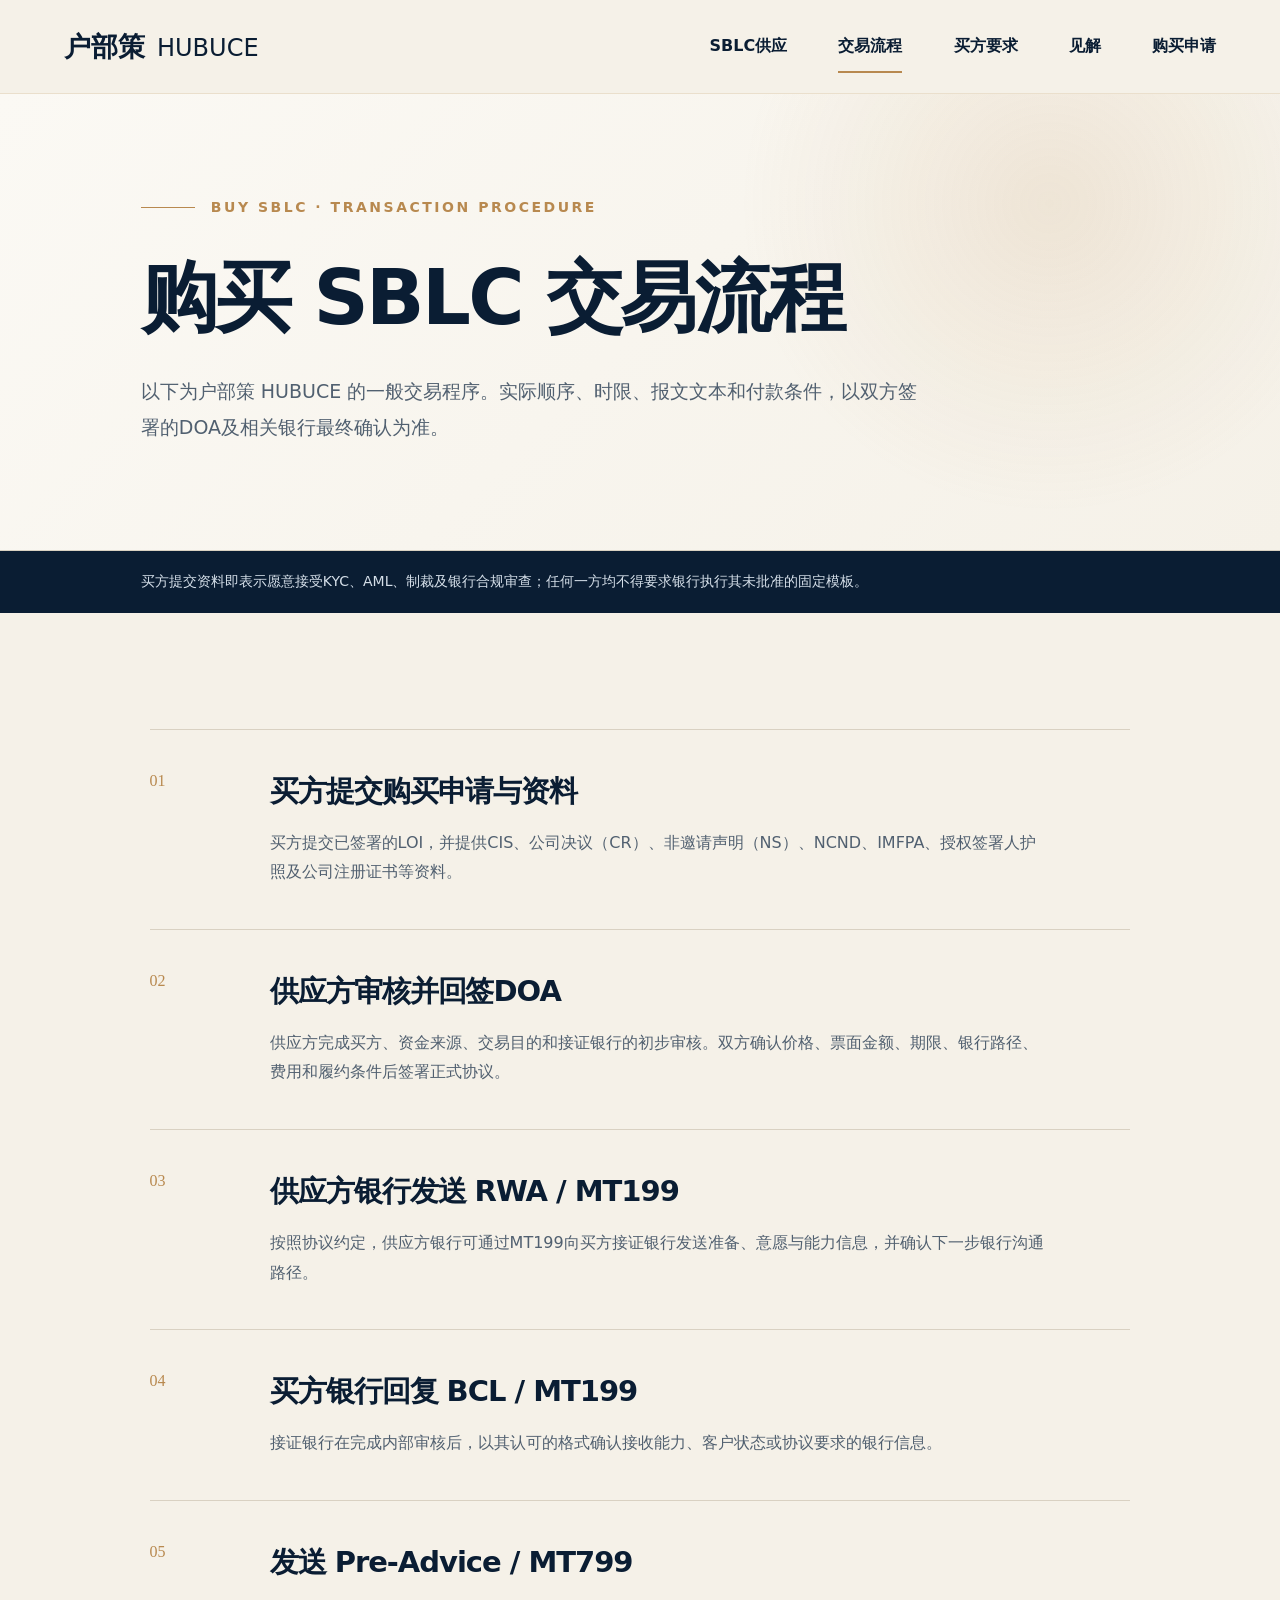
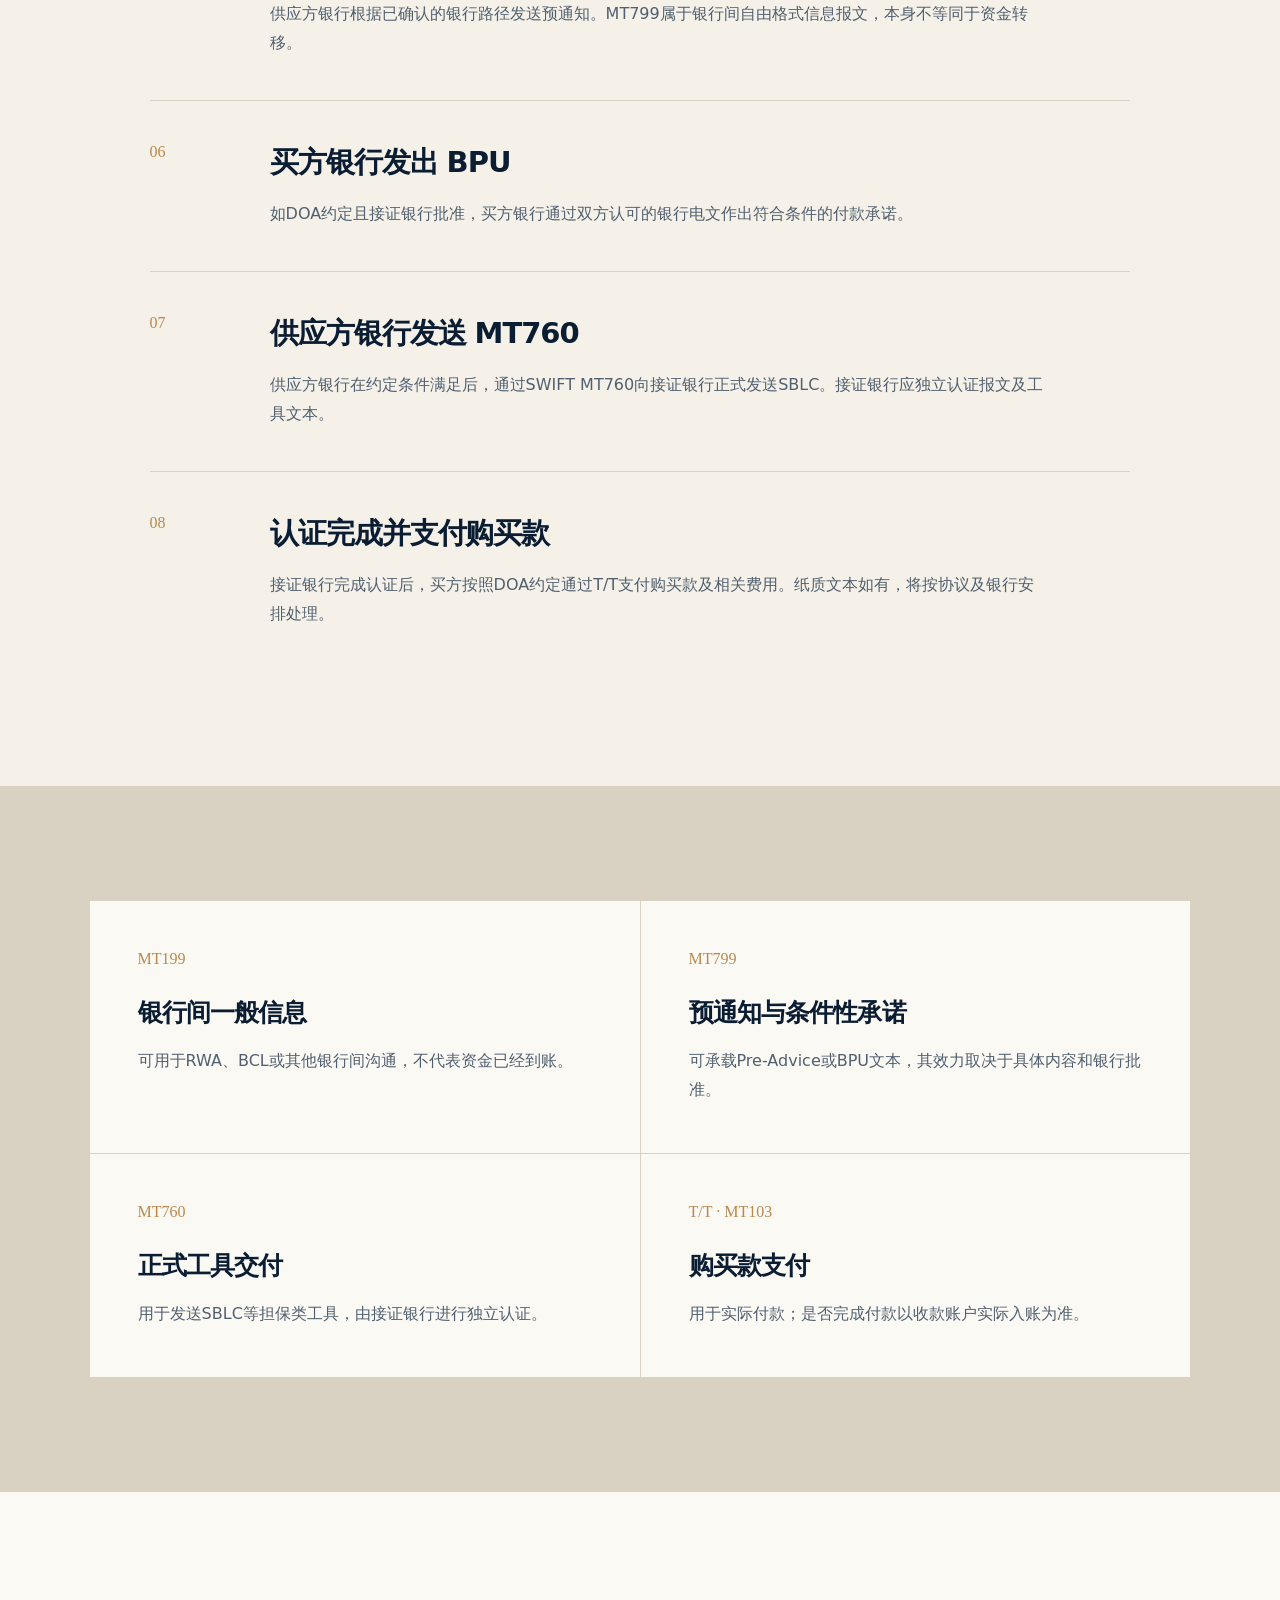
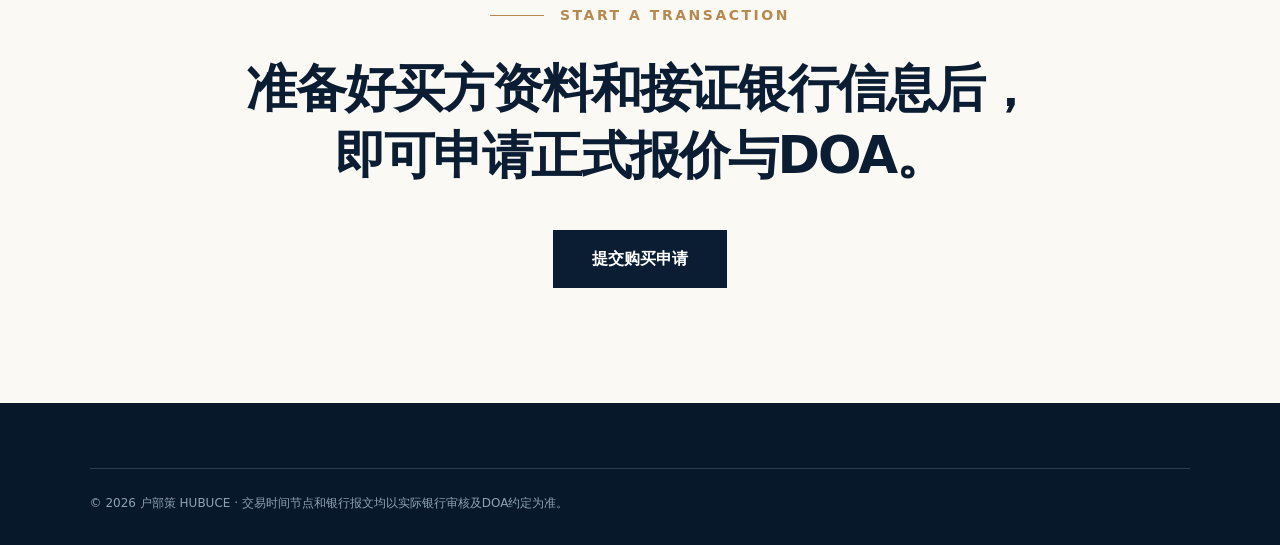
<file: process/index.html>
<!doctype html><html lang="zh-CN"><head><meta charset="utf-8"><meta name="viewport" content="width=device-width,initial-scale=1"><title>购买SBLC交易流程｜户部策 HUBUCE</title><link rel="icon" href="../favicon.svg" type="image/svg+xml"><link rel="stylesheet" href="../assets/style.css"></head><body><header class="header"><a class="brand" href="../"><span>户部策</span><b>HUBUCE</b></a><nav class="nav"><a href="../">SBLC供应</a><a class="active" href="./">交易流程</a><a href="../risk/">买方要求</a><a href="../insights/">见解</a><a href="../contact/">购买申请</a></nav><details class="menu"><summary>菜单</summary><div><a href="../">SBLC供应</a><a href="./">交易流程</a><a href="../risk/">买方要求</a><a href="../insights/">见解</a><a href="../contact/">购买申请</a></div></details></header><main>
<section class="title"><p class="eyebrow">BUY SBLC · TRANSACTION PROCEDURE</p><h1>购买 SBLC 交易流程</h1><p>以下为户部策 HUBUCE 的一般交易程序。实际顺序、时限、报文文本和付款条件，以双方签署的DOA及相关银行最终确认为准。</p></section><div class="notice">买方提交资料即表示愿意接受KYC、AML、制裁及银行合规审查；任何一方均不得要求银行执行其未批准的固定模板。</div>
<section class="section timeline">
<article><span class="number">01</span><div><h2>买方提交购买申请与资料</h2><p>买方提交已签署的LOI，并提供CIS、公司决议（CR）、非邀请声明（NS）、NCND、IMFPA、授权签署人护照及公司注册证书等资料。</p></div></article>
<article><span class="number">02</span><div><h2>供应方审核并回签DOA</h2><p>供应方完成买方、资金来源、交易目的和接证银行的初步审核。双方确认价格、票面金额、期限、银行路径、费用和履约条件后签署正式协议。</p></div></article>
<article><span class="number">03</span><div><h2>供应方银行发送 RWA / MT199</h2><p>按照协议约定，供应方银行可通过MT199向买方接证银行发送准备、意愿与能力信息，并确认下一步银行沟通路径。</p></div></article>
<article><span class="number">04</span><div><h2>买方银行回复 BCL / MT199</h2><p>接证银行在完成内部审核后，以其认可的格式确认接收能力、客户状态或协议要求的银行信息。</p></div></article>
<article><span class="number">05</span><div><h2>发送 Pre-Advice / MT799</h2><p>供应方银行根据已确认的银行路径发送预通知。MT799属于银行间自由格式信息报文，本身不等同于资金转移。</p></div></article>
<article><span class="number">06</span><div><h2>买方银行发出 BPU</h2><p>如DOA约定且接证银行批准，买方银行通过双方认可的银行电文作出符合条件的付款承诺。</p></div></article>
<article><span class="number">07</span><div><h2>供应方银行发送 MT760</h2><p>供应方银行在约定条件满足后，通过SWIFT MT760向接证银行正式发送SBLC。接证银行应独立认证报文及工具文本。</p></div></article>
<article><span class="number">08</span><div><h2>认证完成并支付购买款</h2><p>接证银行完成认证后，买方按照DOA约定通过T/T支付购买款及相关费用。纸质文本如有，将按协议及银行安排处理。</p></div></article>
</section>
<section class="section message-grid"><article><span class="number">MT199</span><h3>银行间一般信息</h3><p>可用于RWA、BCL或其他银行间沟通，不代表资金已经到账。</p></article><article><span class="number">MT799</span><h3>预通知与条件性承诺</h3><p>可承载Pre-Advice或BPU文本，其效力取决于具体内容和银行批准。</p></article><article><span class="number">MT760</span><h3>正式工具交付</h3><p>用于发送SBLC等担保类工具，由接证银行进行独立认证。</p></article><article><span class="number">T/T · MT103</span><h3>购买款支付</h3><p>用于实际付款；是否完成付款以收款账户实际入账为准。</p></article></section>
<section class="section cta"><p class="eyebrow">START A TRANSACTION</p><h2>准备好买方资料和接证银行信息后，<br>即可申请正式报价与DOA。</h2><a class="button primary" href="../contact/">提交购买申请</a></section>
</main><footer class="footer"><div class="legal">© 2026 户部策 HUBUCE · 交易时间节点和银行报文均以实际银行审核及DOA约定为准。</div></footer></body></html>
</file>
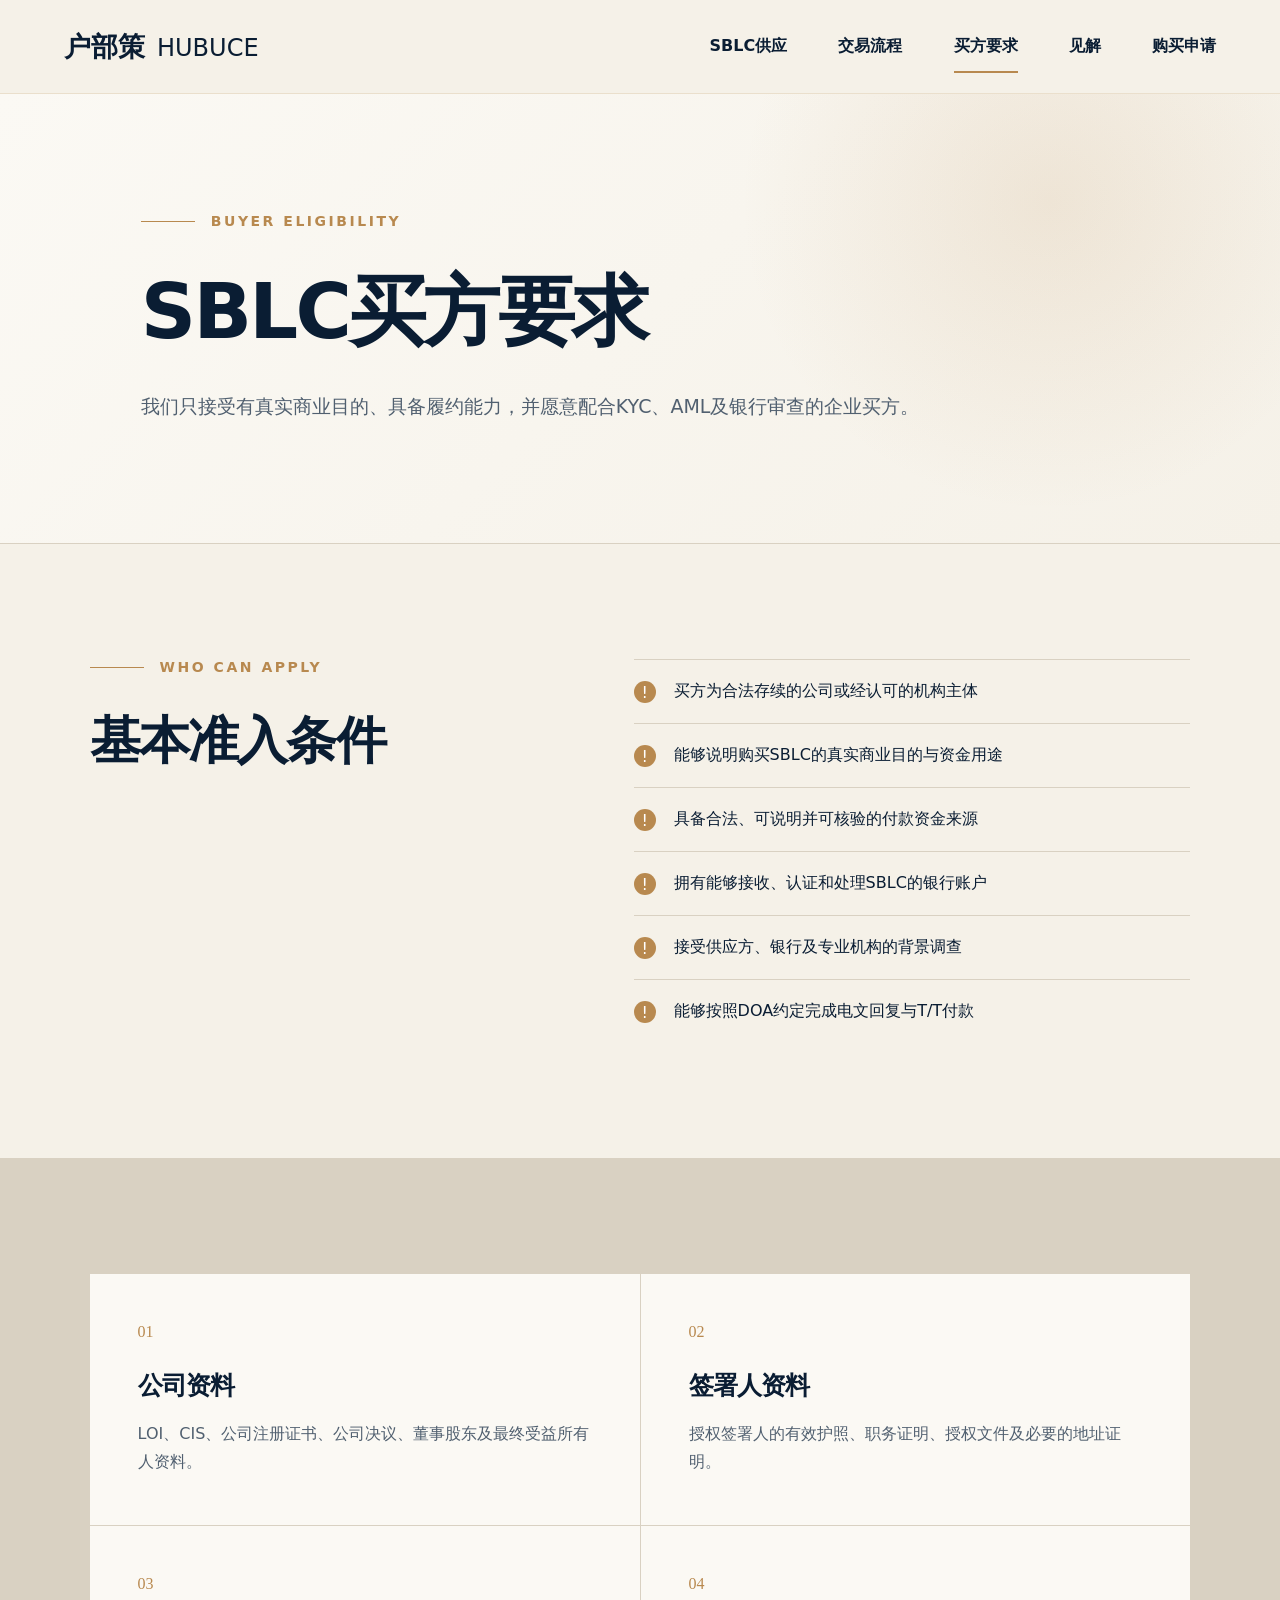
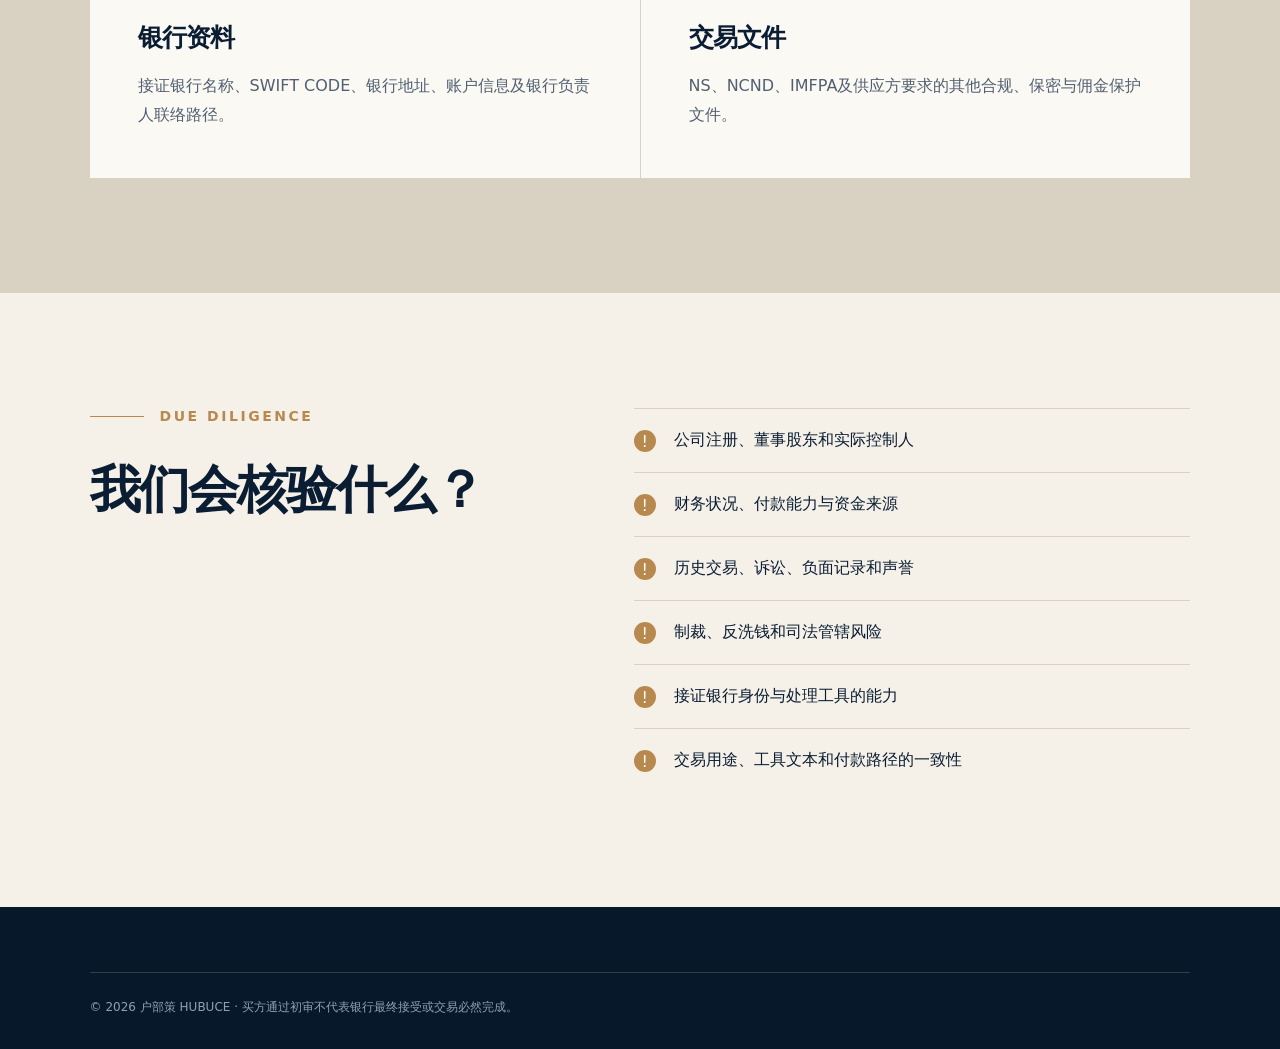
<file: risk/index.html>
<!doctype html><html lang="zh-CN"><head><meta charset="utf-8"><meta name="viewport" content="width=device-width,initial-scale=1"><title>SBLC买方要求｜户部策 HUBUCE</title><link rel="icon" href="../favicon.svg" type="image/svg+xml"><link rel="stylesheet" href="../assets/style.css"><style>.policy-grid h2{color:#0a1d33}</style></head><body><header class="header"><a class="brand" href="../"><span>户部策</span><b>HUBUCE</b></a><nav class="nav"><a href="../">SBLC供应</a><a href="../process/">交易流程</a><a class="active" href="./">买方要求</a><a href="../insights/">见解</a><a href="../contact/">购买申请</a></nav><details class="menu"><summary>菜单</summary><div><a href="../">SBLC供应</a><a href="../process/">交易流程</a><a href="./">买方要求</a><a href="../insights/">见解</a><a href="../contact/">购买申请</a></div></details></header><main>
<section class="title"><p class="eyebrow">BUYER ELIGIBILITY</p><h1>SBLC买方要求</h1><p>我们只接受有真实商业目的、具备履约能力，并愿意配合KYC、AML及银行审查的企业买方。</p></section>
<section class="section risk-list"><div><p class="eyebrow">WHO CAN APPLY</p><h2>基本准入条件</h2></div><ul><li>买方为合法存续的公司或经认可的机构主体</li><li>能够说明购买SBLC的真实商业目的与资金用途</li><li>具备合法、可说明并可核验的付款资金来源</li><li>拥有能够接收、认证和处理SBLC的银行账户</li><li>接受供应方、银行及专业机构的背景调查</li><li>能够按照DOA约定完成电文回复与T/T付款</li></ul></section>
<section class="section policy-grid dark"><article><span class="number">01</span><h2>公司资料</h2><p>LOI、CIS、公司注册证书、公司决议、董事股东及最终受益所有人资料。</p></article><article><span class="number">02</span><h2>签署人资料</h2><p>授权签署人的有效护照、职务证明、授权文件及必要的地址证明。</p></article><article><span class="number">03</span><h2>银行资料</h2><p>接证银行名称、SWIFT CODE、银行地址、账户信息及银行负责人联络路径。</p></article><article><span class="number">04</span><h2>交易文件</h2><p>NS、NCND、IMFPA及供应方要求的其他合规、保密与佣金保护文件。</p></article></section>
<section class="section risk-list"><div><p class="eyebrow">DUE DILIGENCE</p><h2>我们会核验什么？</h2></div><ul><li>公司注册、董事股东和实际控制人</li><li>财务状况、付款能力与资金来源</li><li>历史交易、诉讼、负面记录和声誉</li><li>制裁、反洗钱和司法管辖风险</li><li>接证银行身份与处理工具的能力</li><li>交易用途、工具文本和付款路径的一致性</li></ul></section>
</main><footer class="footer"><div class="legal">© 2026 户部策 HUBUCE · 买方通过初审不代表银行最终接受或交易必然完成。</div></footer></body></html>
</file>
<file: assets/style.css>
:root{--ivory:#f5f1e8;--paper:#fbf9f4;--navy:#0a1d33;--blue:#142d49;--copper:#b8894f;--soft:#516070;--line:#d9d1c2;--white:#fff}*{box-sizing:border-box}html{scroll-behavior:smooth}body{margin:0;background:var(--ivory);color:var(--navy);font-family:"Noto Sans SC","Microsoft YaHei",system-ui,sans-serif}a{color:inherit;text-decoration:none}p{margin:0}h1,h2,h3{margin:0;letter-spacing:-.035em}.header{height:94px;display:flex;align-items:center;justify-content:space-between;padding:0 clamp(24px,5vw,76px);border-bottom:1px solid rgba(184,137,79,.18);position:relative;z-index:20}.brand{display:flex;align-items:baseline;gap:12px}.brand span{font-size:27px;font-weight:800}.brand b{font-size:24px;font-weight:500}.nav{display:flex;gap:clamp(24px,4vw,60px);height:100%;align-items:center}.nav a{height:100%;display:grid;place-items:center;font-weight:700;position:relative}.nav a:after{content:"";position:absolute;bottom:20px;height:2px;left:50%;right:50%;background:var(--copper);transition:.2s}.nav a:hover:after,.nav a.active:after{left:0;right:0}.menu{display:none}.hero{min-height:calc(100vh - 94px);display:grid;grid-template-columns:47% 53%;align-items:center;overflow:hidden;padding-left:clamp(32px,5.2vw,80px)}.hero-copy{max-width:650px;padding:75px 0 55px;z-index:2}.eyebrow{color:var(--copper);font-size:14px;letter-spacing:.18em;font-weight:800;display:flex;align-items:center;gap:16px}.eyebrow:before{content:"";width:54px;height:1px;background:currentColor}.hero h1{font-size:clamp(52px,5.3vw,78px);line-height:1.17;margin-top:42px}.hero-kicker{margin-top:24px;color:var(--copper);font-size:clamp(17px,1.35vw,21px);font-weight:800;letter-spacing:.08em}.hero .intro{font-size:clamp(18px,1.45vw,22px);line-height:1.85;color:var(--soft);margin-top:28px}.actions{display:flex;gap:22px;margin-top:34px}.button{min-height:58px;display:inline-flex;align-items:center;justify-content:center;padding:0 38px;border:1px solid var(--navy);font-weight:750}.button.primary{background:var(--navy);color:white}.button:hover{transform:translateY(-2px)}.trust{display:flex;border-top:1px solid var(--line);margin-top:55px;padding-top:27px;font-size:14px;font-weight:700}.trust span{padding:0 24px;border-right:1px solid var(--line)}.trust span:first-child{padding-left:0}.trust span:last-child{border:0}.hero-art{height:100%;min-height:700px;position:relative}.hero-art img{position:absolute;height:100%;max-width:none;left:-61%;top:0;object-fit:cover}.section{padding:clamp(78px,9vw,135px) clamp(26px,7vw,108px)}.statement{background:var(--paper);display:grid;grid-template-columns:1fr 2.3fr;gap:50px;border-top:1px solid var(--line)}.statement h2,.title h1{font-size:clamp(42px,4.6vw,68px);line-height:1.28}.statement div p{max-width:760px;color:var(--soft);font-size:18px;line-height:1.9;margin-top:34px}.cards{display:grid;grid-template-columns:repeat(3,1fr);gap:1px;background:var(--line);padding-top:0;padding-bottom:0}.cards article{background:var(--ivory);padding:65px 42px 80px}.cards span,.number{color:var(--copper);font-family:Georgia,serif}.cards h3{font-size:27px;margin-top:56px}.cards p,.article p{color:var(--soft);line-height:1.8;margin-top:20px}.dark{background:var(--navy);color:white}.dark .eyebrow{color:#d1ae78}.process-teaser{display:grid;grid-template-columns:1.2fr 1fr;gap:80px}.process-teaser h2{font-size:clamp(40px,4vw,60px);line-height:1.3;margin-top:36px}.process-teaser ol{list-style:none;margin:0;padding:0}.process-teaser li{display:flex;gap:25px;padding:22px 0;border-top:1px solid rgba(255,255,255,.2)}.process-teaser li span{color:var(--copper)}.process-teaser li p{color:#aebac7;margin-top:7px}.cta{text-align:center;background:var(--paper)}.cta .eyebrow{justify-content:center}.cta h2{font-size:clamp(40px,4vw,60px);line-height:1.3;margin:32px 0 42px}.title{min-height:450px;padding:105px clamp(28px,11vw,170px);display:flex;flex-direction:column;justify-content:center;background:radial-gradient(circle at 82% 24%,rgba(184,137,79,.14),transparent 28%),linear-gradient(135deg,var(--paper),var(--ivory));border-bottom:1px solid var(--line)}.title h1{font-size:clamp(54px,6vw,88px);margin-top:34px}.title>p:last-child{max-width:780px;color:var(--soft);font-size:19px;line-height:1.9;margin-top:26px}.notice{padding:22px clamp(28px,11vw,170px);background:var(--navy);color:#d5dfe9;font-size:14px}.timeline{max-width:1160px;margin:auto}.timeline article{display:grid;grid-template-columns:120px 1fr;padding:42px 0;border-top:1px solid var(--line)}.timeline h2{font-size:29px}.timeline p{max-width:780px;color:var(--soft);line-height:1.85;margin-top:16px}.message-grid,.policy-grid{display:grid;grid-template-columns:repeat(2,1fr);gap:1px;background:var(--line)}.message-grid article,.policy-grid article{background:var(--paper);padding:48px}.message-grid h3,.policy-grid h2{font-size:25px;margin-top:28px}.message-grid p,.policy-grid p{color:var(--soft);line-height:1.8;margin-top:18px}.topics{max-width:1180px;margin:auto}.group{display:grid;grid-template-columns:.7fr 2fr;gap:65px;padding:60px 0;border-top:1px solid var(--line)}.group h2{font-size:27px}.group details{border-bottom:1px solid var(--line)}.group summary{cursor:pointer;list-style:none;padding:24px 0;font-size:18px;font-weight:750;display:flex;justify-content:space-between}.group summary::-webkit-details-marker{display:none}.group summary span{color:var(--copper)}.group details p{color:var(--soft);line-height:1.8;padding:0 45px 24px 0}.risk-list{display:grid;grid-template-columns:1fr 1.2fr;gap:80px}.risk-list h2{font-size:clamp(38px,4vw,58px);margin-top:32px}.risk-list ul{list-style:none;margin:0;padding:0}.risk-list li{padding:21px 0 21px 40px;border-top:1px solid var(--line);position:relative}.risk-list li:before{content:"!";position:absolute;left:0;width:22px;height:22px;background:var(--copper);color:white;border-radius:50%;display:grid;place-items:center}.contact{display:grid;grid-template-columns:1.05fr 1fr;gap:1px;background:var(--line);padding-top:0;padding-bottom:0}.contact>div{padding:clamp(55px,7vw,95px)}.contact h2{font-size:clamp(38px,4vw,56px);margin-top:32px}.contact dl{margin-top:50px}.contact dl div{padding:23px 0;border-top:1px solid rgba(255,255,255,.2);display:grid;grid-template-columns:130px 1fr}.contact dd{margin:0;line-height:1.75}.contact ol{color:var(--soft);line-height:1.8;margin:38px 0}.small{font-size:13px;color:var(--soft);line-height:1.7;margin-top:20px}.footer{background:#07182a;color:white;padding:65px clamp(26px,7vw,108px) 30px}.footer-main{display:flex;justify-content:space-between;gap:45px;padding-bottom:50px}.footer-main p{color:#9eadbc;margin-top:20px}.footer-links{display:grid;grid-template-columns:1fr 1fr;gap:18px 45px}.legal{border-top:1px solid rgba(255,255,255,.16);padding-top:24px;color:#8fa0b1;font-size:12px;line-height:1.8}.legal span{margin-right:28px}
@media(max-width:900px){.nav{display:none}.menu{display:block;position:relative}.menu summary{list-style:none;font-weight:700}.menu div{position:absolute;right:0;top:35px;background:var(--paper);border:1px solid var(--line);width:210px}.menu a{display:block;padding:15px;border-bottom:1px solid var(--line)}.hero{grid-template-columns:1fr;padding:0 28px}.hero-art{min-height:430px;margin:-80px -28px 0}.hero-art img{width:135%;height:auto;left:auto;right:-28%}.statement,.process-teaser,.risk-list,.contact{grid-template-columns:1fr}.cards{grid-template-columns:1fr}.group{grid-template-columns:1fr;gap:25px}.message-grid,.policy-grid{grid-template-columns:1fr}}
@media(max-width:600px){.header{height:76px;padding:0 20px}.brand span{font-size:21px}.brand b{font-size:18px}.hero h1{font-size:44px}.actions{flex-direction:column}.button{width:100%}.trust{flex-direction:column;gap:10px}.trust span{padding:0;border:0}.hero-art{min-height:300px}.hero-art img{width:155%;right:-55%}.section{padding-left:23px;padding-right:23px}.timeline article{grid-template-columns:55px 1fr}.title{padding:70px 23px;min-height:380px}.contact dl div{grid-template-columns:1fr;gap:8px}.footer-main{flex-direction:column}}

/* Insights knowledge library */
.insights-title{min-height:560px}.insights-meta{display:flex;gap:14px;flex-wrap:wrap;margin-top:34px}.insights-meta span{border:1px solid var(--line);background:rgba(255,255,255,.45);padding:10px 16px;font-size:13px;font-weight:750}.insights-library{max-width:1320px;margin:auto}.insights-intro{display:grid;grid-template-columns:1.25fr 1fr;gap:70px;align-items:end;margin-bottom:58px}.insights-intro h2{font-size:clamp(38px,4vw,58px);line-height:1.25;margin-top:26px}.insights-intro>p{color:var(--soft);font-size:17px;line-height:1.9}.insight-toolbar{display:flex;justify-content:space-between;gap:24px;align-items:end;padding:24px 0;border-top:1px solid var(--line);border-bottom:1px solid var(--line);margin-bottom:6px}.insight-toolbar label{display:grid;gap:9px;min-width:min(520px,100%)}.insight-toolbar label span{font-size:12px;font-weight:800;letter-spacing:.12em;color:var(--soft)}.insight-toolbar input{width:100%;min-height:50px;border:1px solid var(--line);background:var(--paper);padding:0 16px;color:var(--navy);font:inherit;outline:none}.insight-toolbar input:focus{border-color:var(--copper);box-shadow:0 0 0 3px rgba(184,137,79,.1)}.insight-toolbar>div{display:flex;gap:8px}.insight-toolbar button{border:1px solid var(--line);background:transparent;color:var(--navy);padding:11px 16px;cursor:pointer;font-weight:700}.insight-toolbar button:hover{border-color:var(--copper)}.insight-entry{border-bottom:1px solid var(--line);scroll-margin-top:30px}.insight-entry>summary{cursor:pointer;list-style:none;display:flex;justify-content:space-between;align-items:center;gap:28px;padding:27px 4px;font-size:19px;font-weight:800;line-height:1.55}.insight-entry>summary::-webkit-details-marker{display:none}.insight-entry>summary span{display:flex;align-items:flex-start;gap:22px}.insight-entry>summary b{color:var(--copper);font-family:Georgia,serif;font-size:14px;letter-spacing:.08em;padding-top:5px}.insight-entry>summary i{white-space:nowrap;color:var(--copper);font-size:12px;font-style:normal;font-weight:750}.insight-entry[open]>summary{color:var(--copper)}.insight-body{max-width:900px;margin:0 auto;padding:24px 0 70px}.insight-body h2{font-size:25px;line-height:1.5;margin:45px 0 15px;padding-top:8px}.insight-body h2:first-child{margin-top:0}.insight-body p{font-family:"Noto Serif SC","Songti SC",SimSun,serif;color:#2e3d4c;font-size:17px;line-height:2.05;margin:16px 0}.insight-body .numbered{padding:15px 18px;border-left:2px solid var(--copper);background:rgba(255,255,255,.42)}.no-results{text-align:center;color:var(--soft);padding:70px 0}.insight-entry[hidden]{display:none}
@media(max-width:900px){.insights-intro{grid-template-columns:1fr;gap:25px}.insight-toolbar{align-items:stretch;flex-direction:column}.insight-toolbar label{min-width:0}.insight-toolbar>div{justify-content:flex-end}}
@media(max-width:600px){.insights-title{min-height:440px}.insight-entry>summary{font-size:16px;gap:12px;padding:21px 0}.insight-entry>summary span{gap:10px}.insight-entry>summary i{display:none}.insight-body{padding:12px 0 46px}.insight-body h2{font-size:21px}.insight-body p{font-size:16px;line-height:1.95}.insight-toolbar>div{display:grid;grid-template-columns:1fr 1fr}.insight-toolbar button{width:100%}}
.policy-grid h2{color:var(--navy)}
</file>
